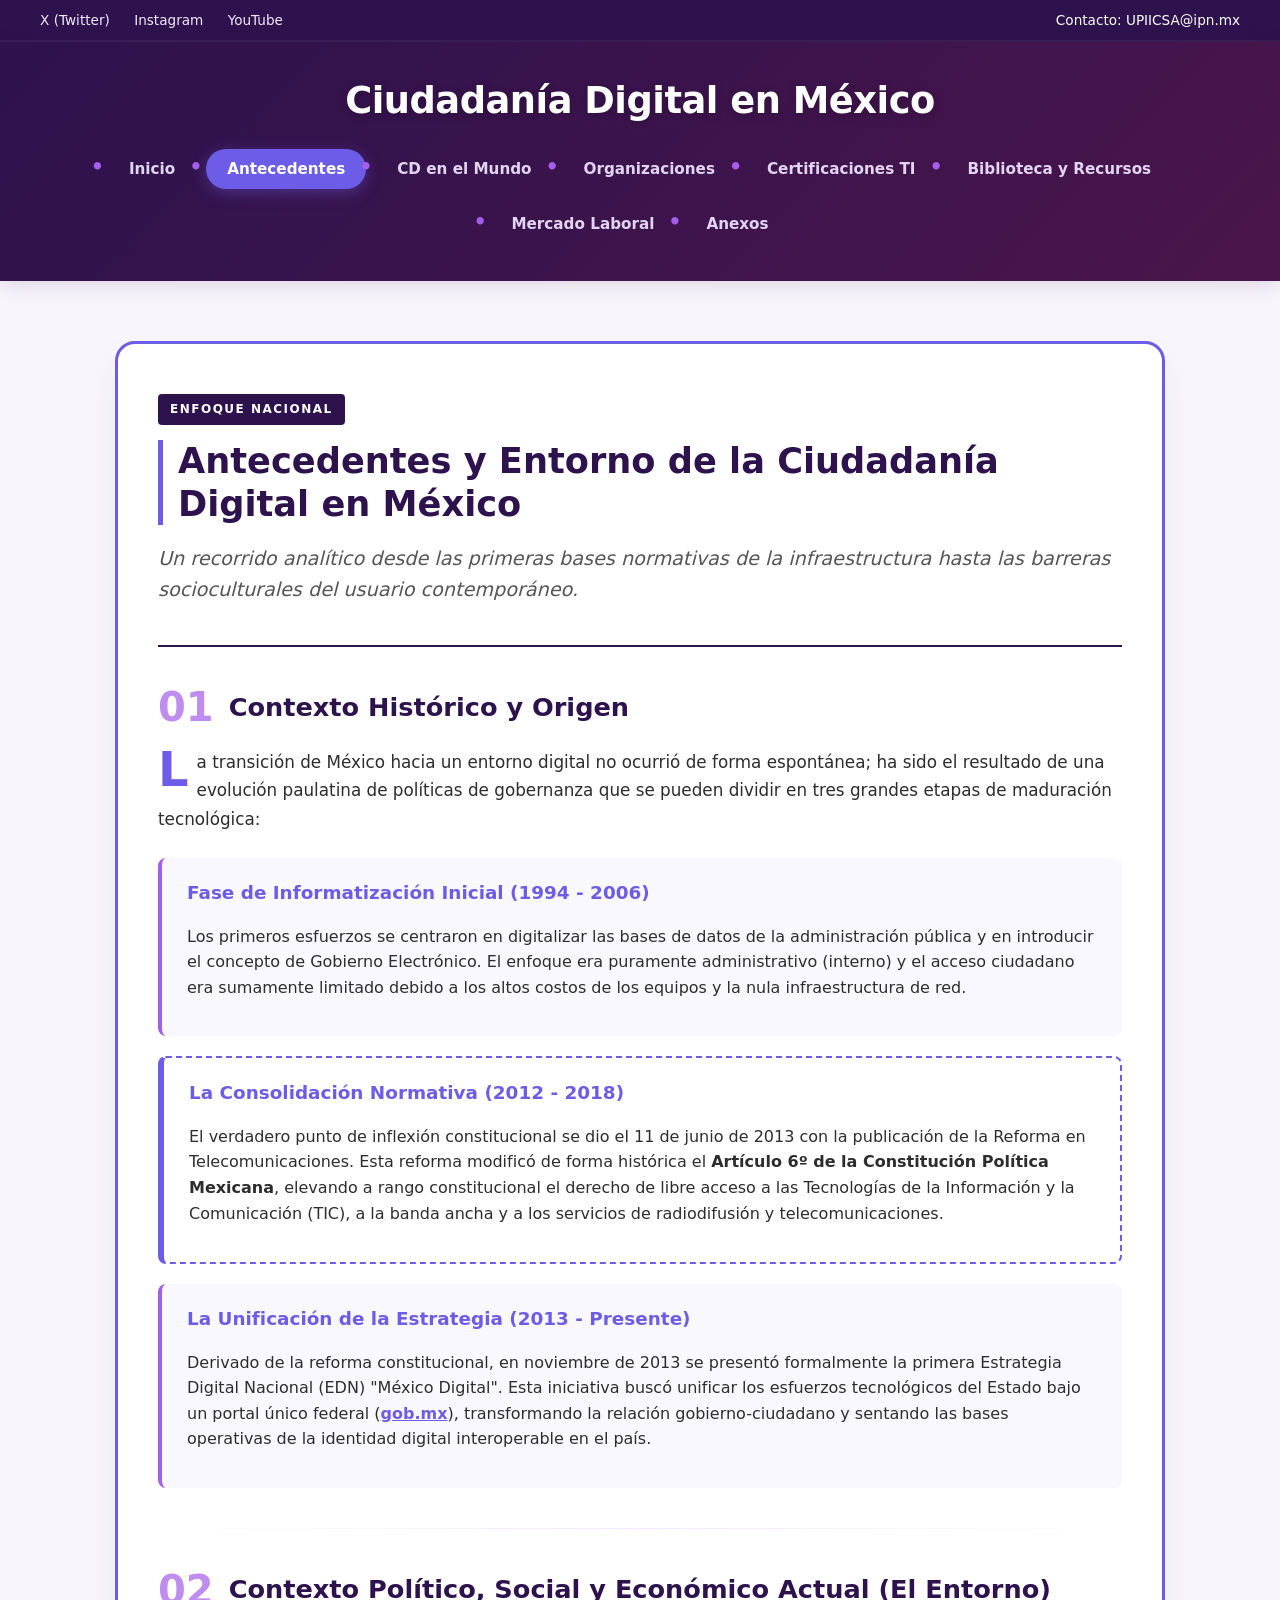
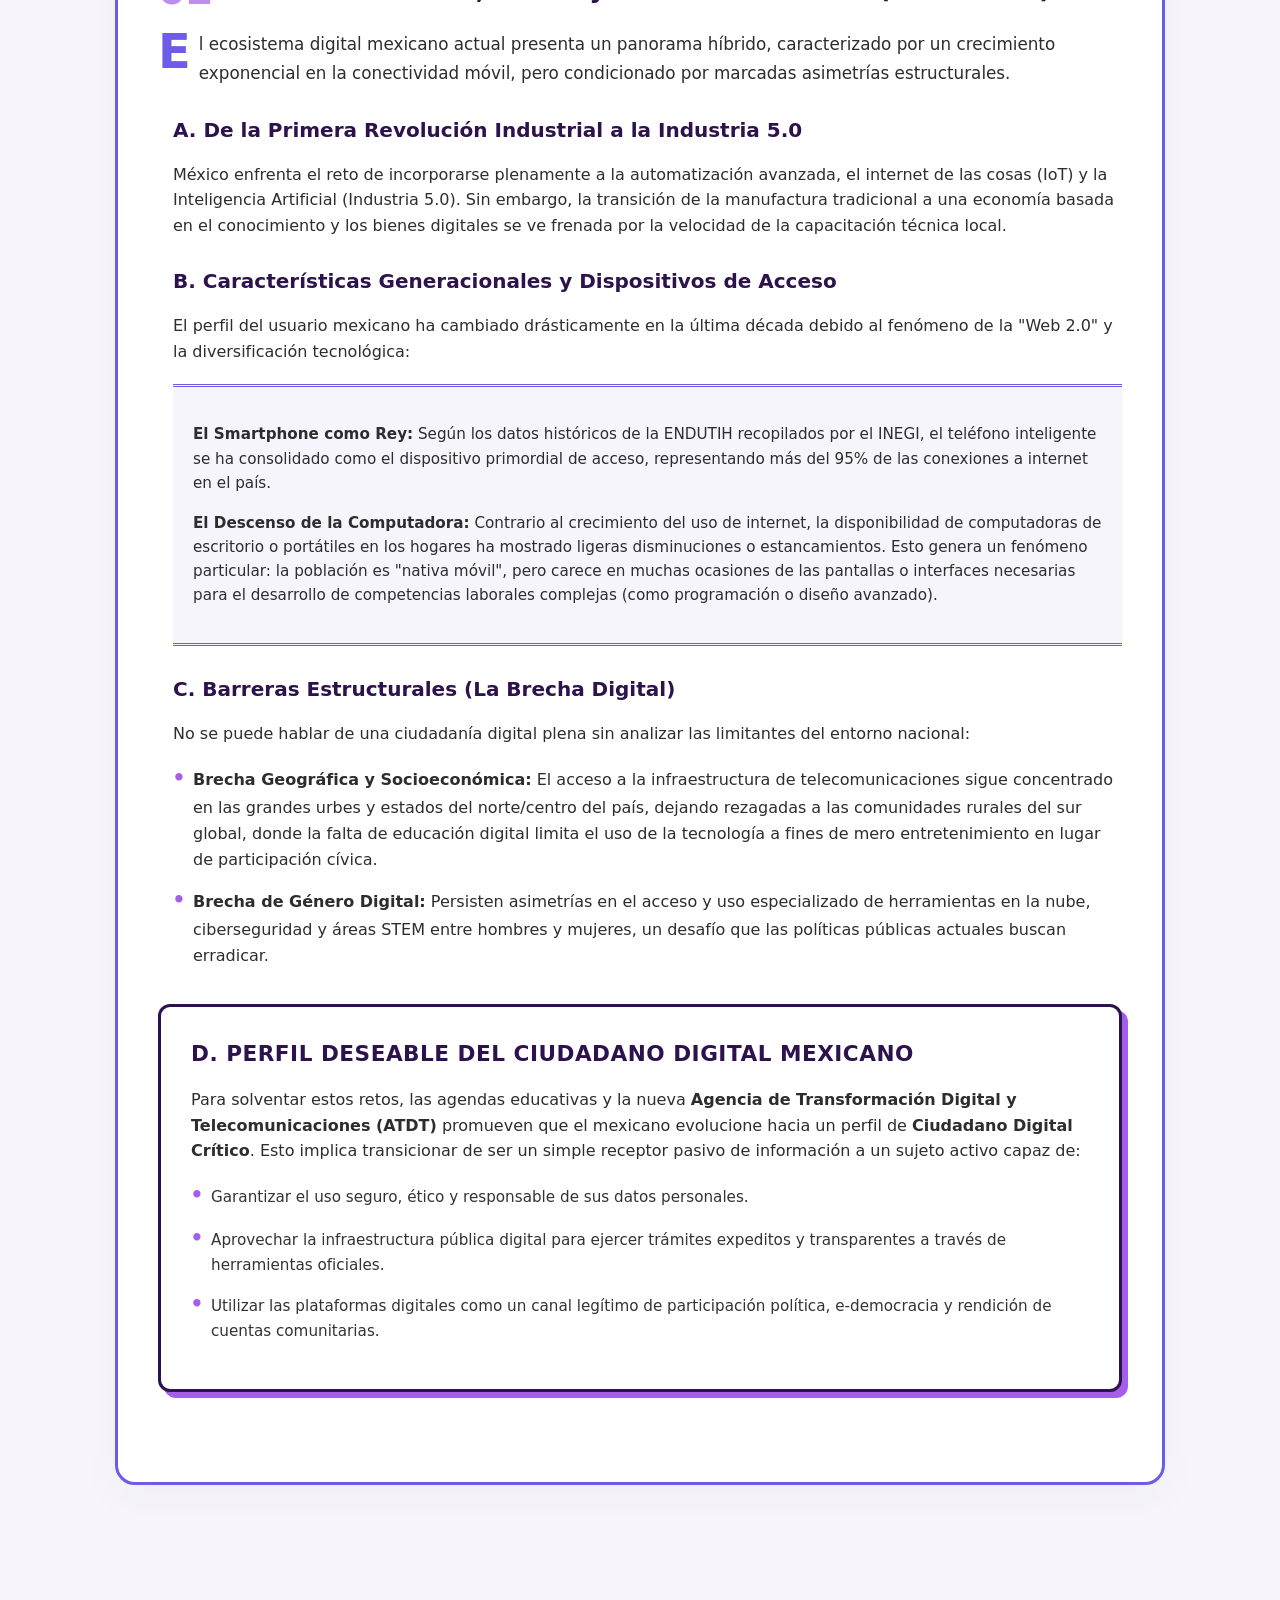
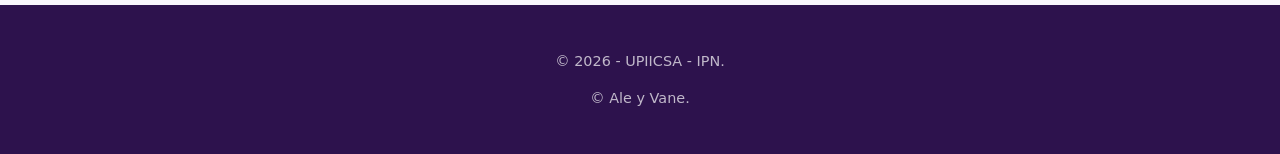
<file: antecedentes.html>
<!DOCTYPE html>
<html lang="es">
<head>
    <meta charset="UTF-8">
    <meta name="viewport" content="width=device-width, initial-scale=1.0">
    <title>Antecedentes y Entorno - Ciudadanía Digital</title>
    <link rel="stylesheet" href="style.css">
</head>
<body>

    <div class="top-bar">
        <div class="social-links">
            <a href="#" onclick="return false;">X (Twitter)</a>
            <a href="#" onclick="return false;">Instagram</a>
            <a href="#" onclick="return false;">YouTube</a>
        </div>
        <div class="contacto">Contacto: UPIICSA@ipn.mx</div>
    </div>

    <header>
        <h1>Ciudadanía Digital en México</h1>
        <nav>
            <ul>
                <li><a href="index.html">Inicio</a></li>
                <li><a href="antecedentes.html" class="active">Antecedentes</a></li>
                <li><a href="dimensiones.html">CD en el Mundo</a></li>
                <li><a href="organizaciones.html">Organizaciones</a></li>
                <li><a href="normativos.html">Certificaciones TI</a></li>
                <li><a href="biblioteca.html">Biblioteca y Recursos</a></li>
                <li><a href="laboral.html">Mercado Laboral</a></li>
                <li><a href="manual.html">Anexos</a></li>
            </ul>
        </nav>
    </header>

    <main>
        <!-- ==========================================
            SECCIÓN: ANTECEDENTES Y ENTORNO (ESTILO EDITORIAL / MAGAZINE)
            ========================================== -->
        <section class="magazine-section">
            <div class="magazine-header">
                <span class="magazine-badge">Enfoque Nacional</span>
                <h2>Antecedentes y Entorno de la Ciudadanía Digital en México</h2>
                <p class="magazine-lead">Un recorrido analítico desde las primeras bases normativas de la infraestructura hasta las barreras socioculturales del usuario contemporáneo.</p>
            </div>

            <!-- 1. CONTEXTO HISTÓRICO -->
            <article class="magazine-article">
                <div class="article-meta">
                    <span class="step-num">01</span>
                    <h3>Contexto Histórico y Origen</h3>
                </div>
                <p class="intro-text">La transición de México hacia un entorno digital no ocurrió de forma espontánea; ha sido el resultado de una evolución paulatina de políticas de gobernanza que se pueden dividir en tres grandes etapas de maduración tecnológica:</p>
                
                <div class="editorial-blocks">
                    <div class="block-item">
                        <h4>Fase de Informatización Inicial (1994 - 2006)</h4>
                        <p>Los primeros esfuerzos se centraron en digitalizar las bases de datos de la administración pública y en introducir el concepto de Gobierno Electrónico. El enfoque era puramente administrativo (interno) y el acceso ciudadano era sumamente limitado debido a los altos costos de los equipos y la nula infraestructura de red.</p>
                    </div>
                    
                    <div class="block-item highlight-border">
                        <h4>La Consolidación Normativa (2012 - 2018)</h4>
                        <p>El verdadero punto de inflexión constitucional se dio el 11 de junio de 2013 con la publicación de la Reforma en Telecomunicaciones. Esta reforma modificó de forma histórica el <strong>Artículo 6º de la Constitución Política Mexicana</strong>, elevando a rango constitucional el derecho de libre acceso a las Tecnologías de la Información y la Comunicación (TIC), a la banda ancha y a los servicios de radiodifusión y telecomunicaciones.</p>
                    </div>
                    
                    <div class="block-item">
                        <h4>La Unificación de la Estrategia (2013 - Presente)</h4>
                        <p>Derivado de la reforma constitucional, en noviembre de 2013 se presentó formalmente la primera Estrategia Digital Nacional (EDN) "México Digital". Esta iniciativa buscó unificar los esfuerzos tecnológicos del Estado bajo un portal único federal (<a href="https://www.gob.mx" target="_blank" class="editorial-link">gob.mx</a>), transformando la relación gobierno-ciudadano y sentando las bases operativas de la identidad digital interoperable en el país.</p>
                    </div>
                </div>
            </article>

            <hr class="magazine-divider">

            <!-- 2. CONTEXTO POLÍTICO, SOCIAL Y ECONÓMICO -->
            <article class="magazine-article">
                <div class="article-meta">
                    <span class="step-num">02</span>
                    <h3>Contexto Político, Social y Económico Actual (El Entorno)</h3>
                </div>
                <p class="intro-text">El ecosistema digital mexicano actual presenta un panorama híbrido, caracterizado por un crecimiento exponencial en la conectividad móvil, pero condicionado por marcadas asimetrías estructurales.</p>

                <!-- Subsección A -->
                <div class="sub-article">
                    <h4>A. De la Primera Revolución Industrial a la Industria 5.0</h4>
                    <p>México enfrenta el reto de incorporarse plenamente a la automatización avanzada, el internet de las cosas (IoT) y la Inteligencia Artificial (Industria 5.0). Sin embargo, la transición de la manufactura tradicional a una economía basada en el conocimiento y los bienes digitales se ve frenada por la velocidad de la capacitación técnica local.</p>
                </div>

                <!-- Subsección B -->
                <div class="sub-article">
                    <h4>B. Características Generacionales y Dispositivos de Acceso</h4>
                    <p>El perfil del usuario mexicano ha cambiado drásticamente en la última década debido al fenómeno de la "Web 2.0" y la diversificación tecnológica:</p>
                    <div class="editorial-quote-box">
                        <p><strong>El Smartphone como Rey:</strong> Según los datos históricos de la ENDUTIH recopilados por el INEGI, el teléfono inteligente se ha consolidado como el dispositivo primordial de acceso, representando más del 95% de las conexiones a internet en el país.</p>
                        <p class="mt-2"><strong>El Descenso de la Computadora:</strong> Contrario al crecimiento del uso de internet, la disponibilidad de computadoras de escritorio o portátiles en los hogares ha mostrado ligeras disminuciones o estancamientos. Esto genera un fenómeno particular: la población es "nativa móvil", pero carece en muchas ocasiones de las pantallas o interfaces necesarias para el desarrollo de competencias laborales complejas (como programación o diseño avanzado).</p>
                    </div>
                </div>

                <!-- Subsección C -->
                <div class="sub-article">
                    <h4>C. Barreras Estructurales (La Brecha Digital)</h4>
                    <p>No se puede hablar de una ciudadanía digital plena sin analizar las limitantes del entorno nacional:</p>
                    <ul>
                        <li><strong>Brecha Geográfica y Socioeconómica:</strong> El acceso a la infraestructura de telecomunicaciones sigue concentrado en las grandes urbes y estados del norte/centro del país, dejando rezagadas a las comunidades rurales del sur global, donde la falta de educación digital limita el uso de la tecnología a fines de mero entretenimiento en lugar de participación cívica.</li>
                        <li><strong>Brecha de Género Digital:</strong> Persisten asimetrías en el acceso y uso especializado de herramientas en la nube, ciberseguridad y áreas STEM entre hombres y mujeres, un desafío que las políticas públicas actuales buscan erradicar.</li>
                    </ul>
                </div>

                <!-- Subsección D: Perfil Deseable (Tarjeta de Enfoque Final) -->
                <div class="profile-callout">
                    <h4>D. Perfil Deseable del Ciudadano Digital Mexicano</h4>
                    <p>Para solventar estos retos, las agendas educativas y la nueva <strong>Agencia de Transformación Digital y Telecomunicaciones (ATDT)</strong> promueven que el mexicano evolucione hacia un perfil de <strong>Ciudadano Digital Crítico</strong>. Esto implica transicionar de ser un simple receptor pasivo de información a un sujeto activo capaz de:</p>
                    <ol class="editorial-list">
                        <li>Garantizar el uso seguro, ético y responsable de sus datos personales.</li>
                        <li>Aprovechar la infraestructura pública digital para ejercer trámites expeditos y transparentes a través de herramientas oficiales.</li>
                        <li>Utilizar las plataformas digitales como un canal legítimo de participación política, e-democracia y rendición de cuentas comunitarias.</li>
                    </ol>
                </div>
            </article>
        </section>
    </main>

    <footer>
        <p>&copy; 2026 - UPIICSA - IPN.</p>
        <p>&copy; Ale y Vane.</p>
    </footer>

</body>
</html>
</file>
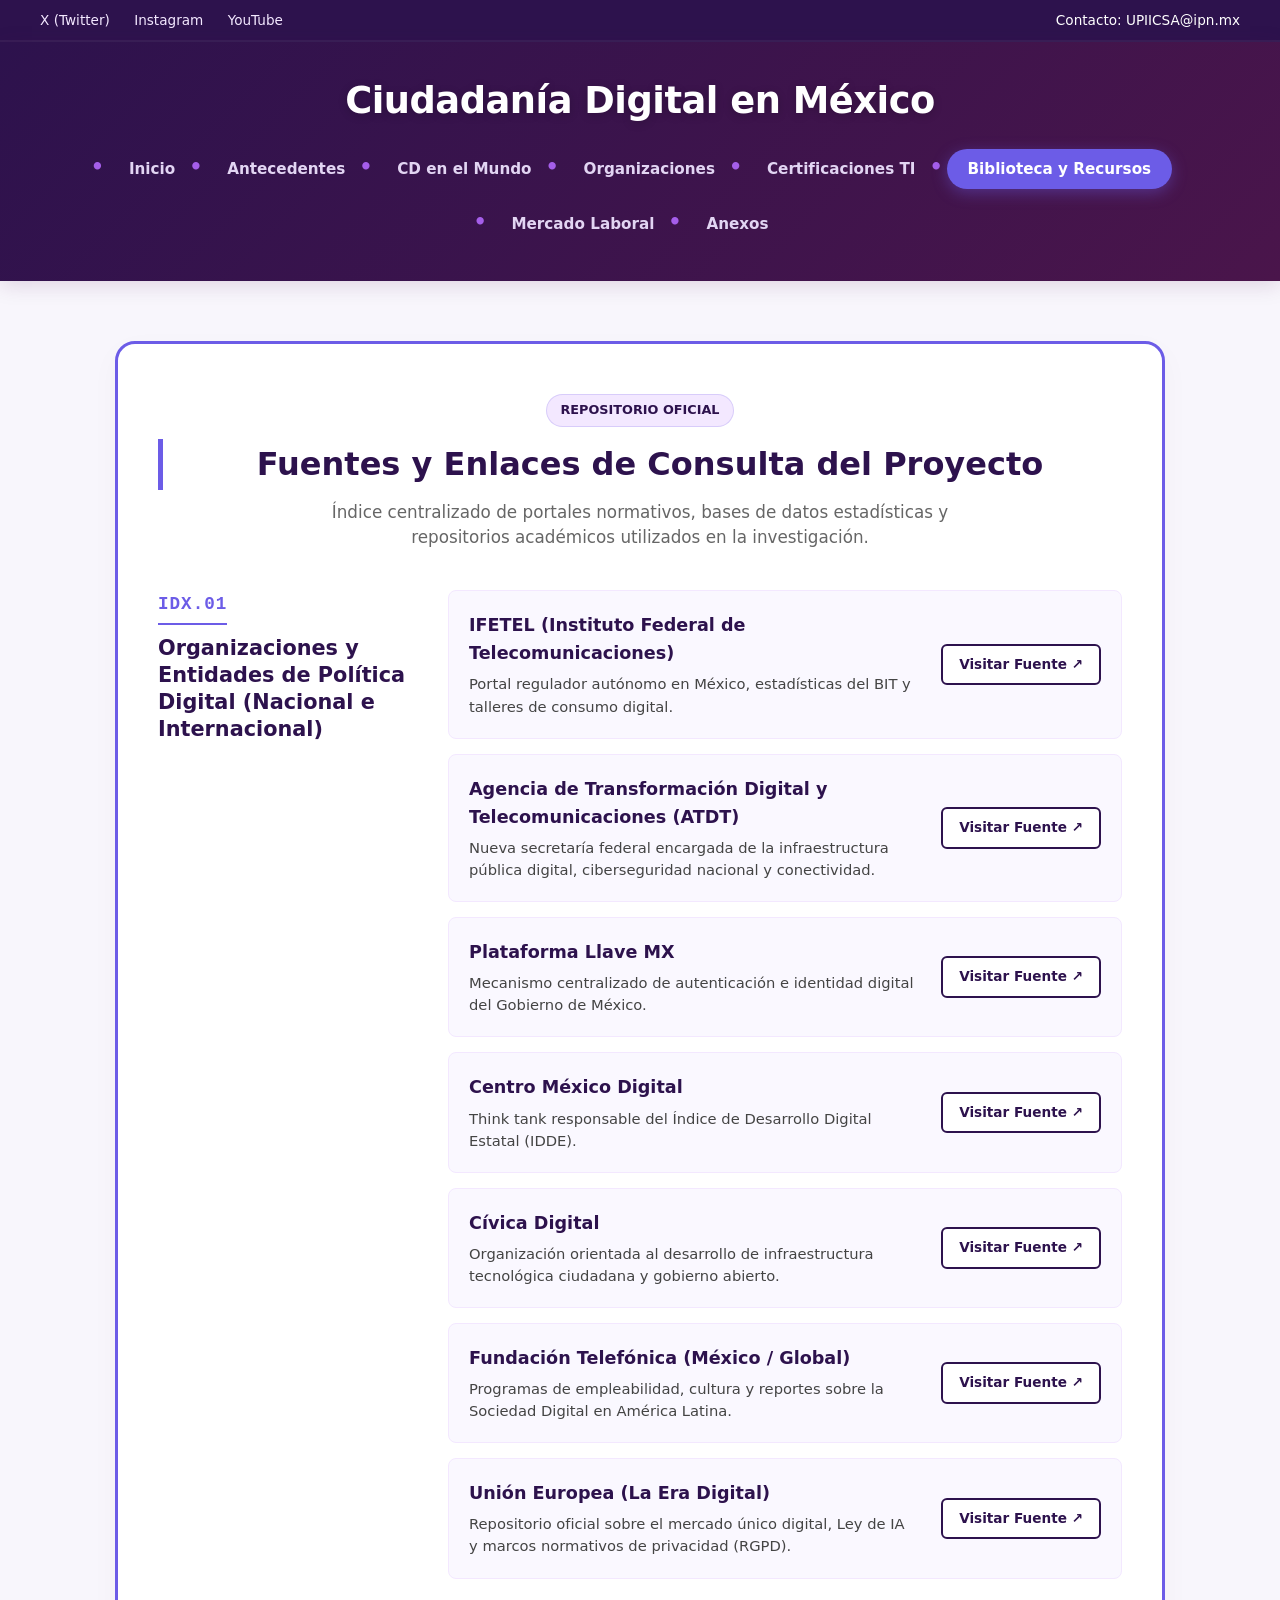
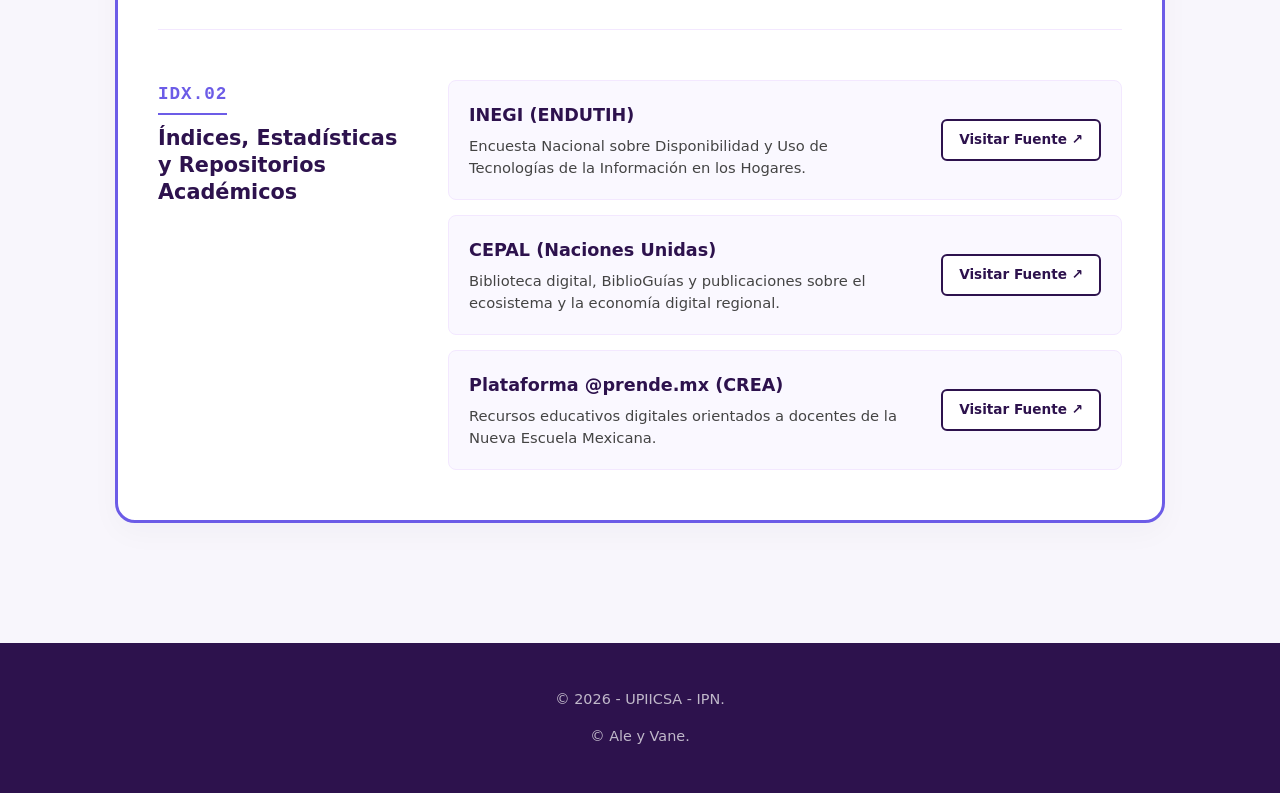
<file: biblioteca.html>
<!DOCTYPE html>
<html lang="es">
<head>
    <meta charset="UTF-8">
    <meta name="viewport" content="width=device-width, initial-scale=1.0">
    <title>Biblioteca, Recursos y Países - Ciudadanía Digital</title>
    <link rel="stylesheet" href="style.css">
</head>
<body>

    <div class="top-bar">
        <div class="social-links">
            <a href="#" onclick="return false;">X (Twitter)</a>
            <a href="#" onclick="return false;">Instagram</a>
            <a href="#" onclick="return false;">YouTube</a>
        </div>
        <div class="contacto">Contacto: UPIICSA@ipn.mx</div>
    </div>

    <header>
        <h1>Ciudadanía Digital en México</h1>
        <nav>
            <ul>
                <li><a href="index.html">Inicio</a></li>
                <li><a href="antecedentes.html">Antecedentes</a></li>
                <li><a href="dimensiones.html">CD en el Mundo</a></li>
                <li><a href="organizaciones.html">Organizaciones</a></li>
                <li><a href="normativos.html">Certificaciones TI</a></li>
                <li><a href="biblioteca.html" class="active">Biblioteca y Recursos</a></li>
                <li><a href="laboral.html">Mercado Laboral</a></li>
                <li><a href="manual.html">Anexos</a></li>
            </ul>
        </nav>
    </header>

    <main>
        <!-- ==========================================
     SECCIÓN: HUB DE FUENTES Y RECURSOS (ESTILO DIRECTORIO INDEXADO)
     ========================================== -->
        <section class="hub-section">
            <div class="hub-header">
                <span class="hub-tag">Repositorio Oficial</span>
                <h2>Fuentes y Enlaces de Consulta del Proyecto</h2>
                <p class="hub-lead">Índice centralizado de portales normativos, bases de datos estadísticas y repositorios académicos utilizados en la investigación.</p>
            </div>

            <div class="hub-container">
                
                <!-- CATEGORÍA 1 -->
                <div class="hub-category">
                    <div class="category-sidebar">
                        <span class="category-index">IDX.01</span>
                        <h3>Organizaciones y Entidades de Política Digital (Nacional e Internacional)</h3>
                    </div>
                    
                    <div class="category-content">
                        <!-- Recurso 1 -->
                        <div class="resource-card">
                            <div class="resource-info">
                                <h4>IFETEL (Instituto Federal de Telecomunicaciones)</h4>
                                <p>Portal regulador autónomo en México, estadísticas del BIT y talleres de consumo digital.</p>
                            </div>
                            <a href="https://www.ift.org.mx" target="_blank" class="resource-action-btn">Visitar Fuente ↗</a>
                        </div>

                        <!-- Recurso 2 -->
                        <div class="resource-card">
                            <div class="resource-info">
                                <h4>Agencia de Transformación Digital y Telecomunicaciones (ATDT)</h4>
                                <p>Nueva secretaría federal encargada de la infraestructura pública digital, ciberseguridad nacional y conectividad.</p>
                            </div>
                            <a href="https://www.gob.mx/atdt/" target="_blank" class="resource-action-btn">Visitar Fuente ↗</a>
                        </div>

                        <!-- Recurso 3 -->
                        <div class="resource-card">
                            <div class="resource-info">
                                <h4>Plataforma Llave MX</h4>
                                <p>Mecanismo centralizado de autenticación e identidad digital del Gobierno de México.</p>
                            </div>
                            <a href="https://www.llave.gob.mx" target="_blank" class="resource-action-btn">Visitar Fuente ↗</a>
                        </div>

                        <!-- Recurso 4 -->
                        <div class="resource-card">
                            <div class="resource-info">
                                <h4>Centro México Digital</h4>
                                <p>Think tank responsable del Índice de Desarrollo Digital Estatal (IDDE).</p>
                            </div>
                            <a href="https://centromexicodigital.org" target="_blank" class="resource-action-btn">Visitar Fuente ↗</a>
                        </div>

                        <!-- Recurso 5 -->
                        <div class="resource-card">
                            <div class="resource-info">
                                <h4>Cívica Digital</h4>
                                <p>Organización orientada al desarrollo de infraestructura tecnológica ciudadana y gobierno abierto.</p>
                            </div>
                            <a href="https://civica.digital" target="_blank" class="resource-action-btn">Visitar Fuente ↗</a>
                        </div>

                        <!-- Recurso 6 -->
                        <div class="resource-card">
                            <div class="resource-info">
                                <h4>Fundación Telefónica (México / Global)</h4>
                                <p>Programas de empleabilidad, cultura y reportes sobre la Sociedad Digital en América Latina.</p>
                            </div>
                            <a href="https://www.fundaciontelefonica.com.mx" target="_blank" class="resource-action-btn">Visitar Fuente ↗</a>
                        </div>

                        <!-- Recurso 7 -->
                        <div class="resource-card">
                            <div class="resource-info">
                                <h4>Unión Europea (La Era Digital)</h4>
                                <p>Repositorio oficial sobre el mercado único digital, Ley de IA y marcos normativos de privacidad (RGPD).</p>
                            </div>
                            <a href="https://commission.europa.eu/strategy-and-policy/priorities-2019-2024/europe-fit-digital-age_es" target="_blank" class="resource-action-btn">Visitar Fuente ↗</a>
                        </div>
                    </div>
                </div>

                <hr class="hub-divider">

                <!-- CATEGORÍA 2 -->
                <div class="hub-category">
                    <div class="category-sidebar">
                        <span class="category-index">IDX.02</span>
                        <h3>Índices, Estadísticas y Repositorios Académicos</h3>
                    </div>
                    
                    <div class="category-content">
                        <!-- Recurso 1 -->
                        <div class="resource-card">
                            <div class="resource-info">
                                <h4>INEGI (ENDUTIH)</h4>
                                <p>Encuesta Nacional sobre Disponibilidad y Uso de Tecnologías de la Información en los Hogares.</p>
                            </div>
                            <a href="https://www.inegi.org.mx" target="_blank" class="resource-action-btn">Visitar Fuente ↗</a>
                        </div>

                        <!-- Recurso 2 -->
                        <div class="resource-card">
                            <div class="resource-info">
                                <h4>CEPAL (Naciones Unidas)</h4>
                                <p>Biblioteca digital, BiblioGuías y publicaciones sobre el ecosistema y la economía digital regional.</p>
                            </div>
                            <a href="https://www.cepal.org" target="_blank" class="resource-action-btn">Visitar Fuente ↗</a>
                        </div>

                        <!-- Recurso 3 -->
                        <div class="resource-card">
                            <div class="resource-info">
                                <h4>Plataforma @prende.mx (CREA)</h4>
                                <p>Recursos educativos digitales orientados a docentes de la Nueva Escuela Mexicana.</p>
                            </div>
                            <a href="https://www.gob.mx/aprendemx" target="_blank" class="resource-action-btn">Visitar Fuente ↗</a>
                        </div>
                    </div>
                </div>

            </div>
        </section>
    </main>

    <footer>
        <p>&copy; 2026 - UPIICSA - IPN.</p>
        <p>&copy; Ale y Vane.</p>
    </footer>

</body>
</html>
</file>
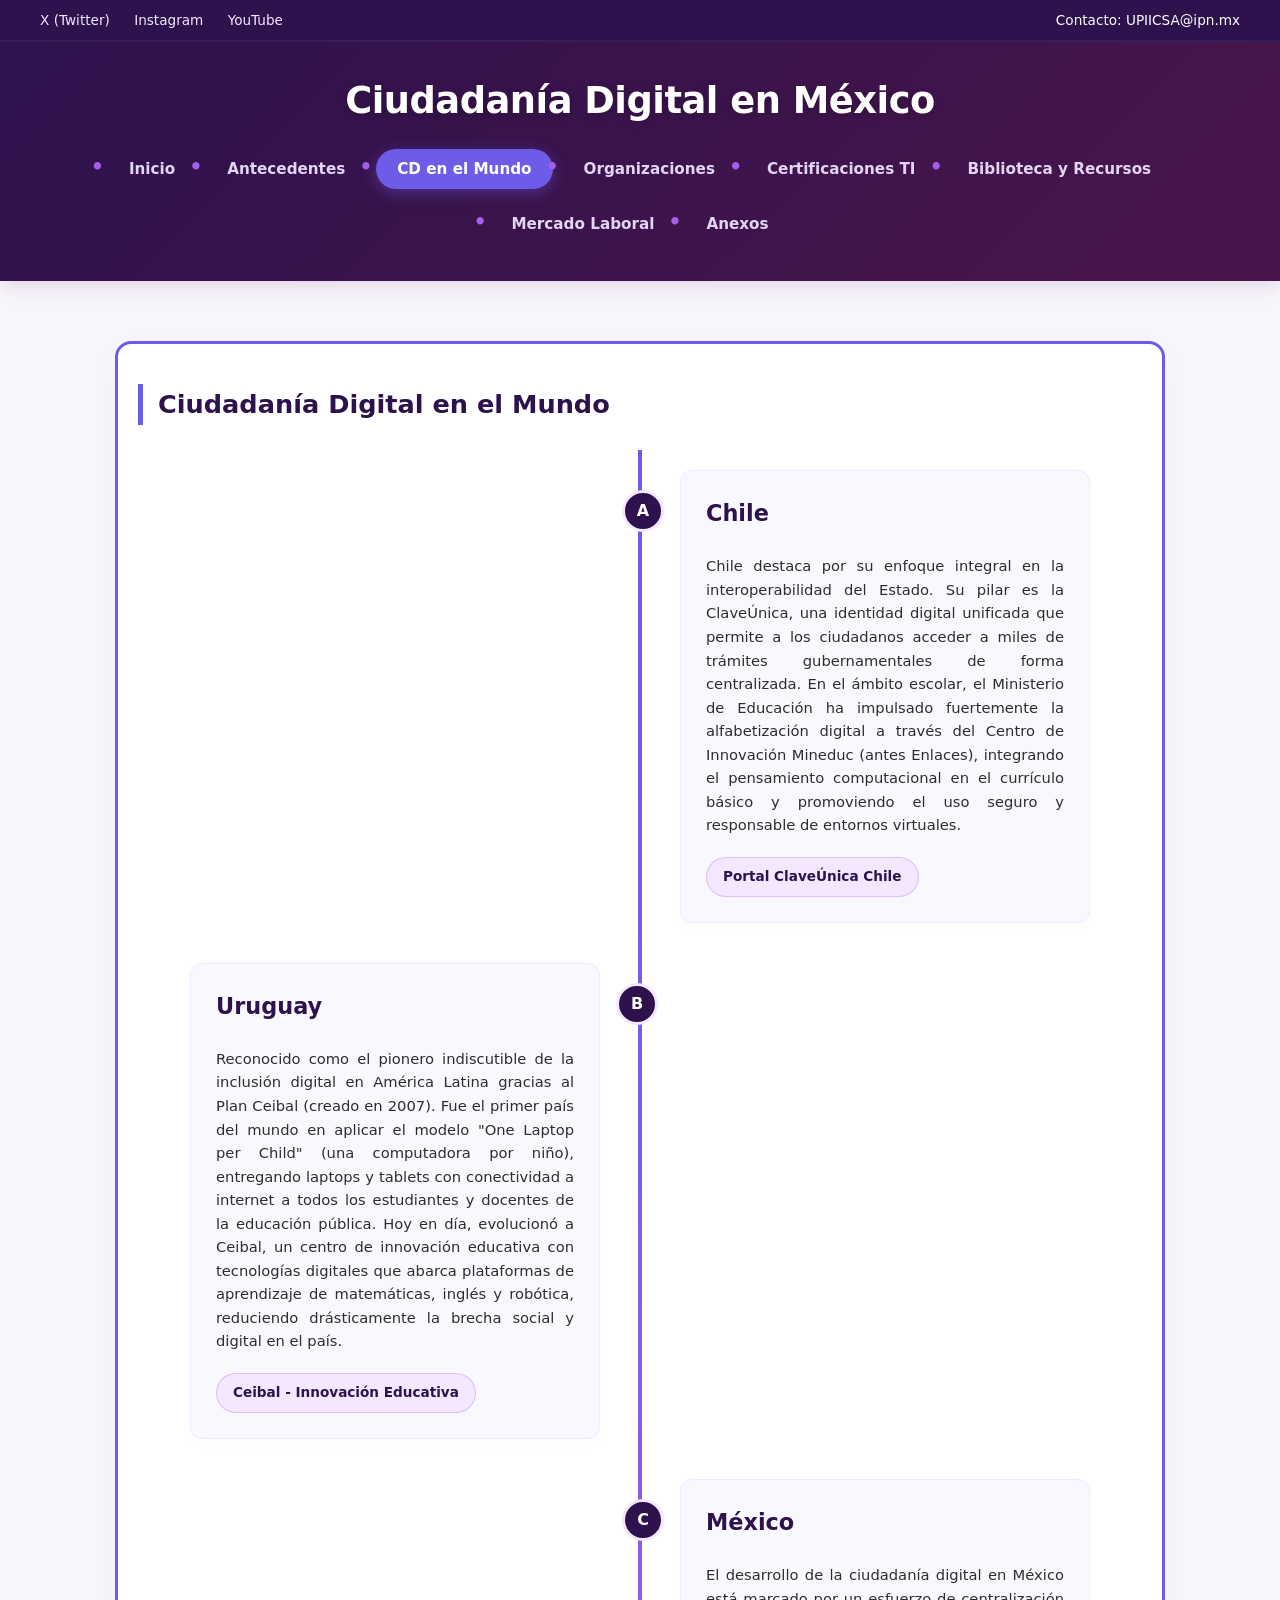
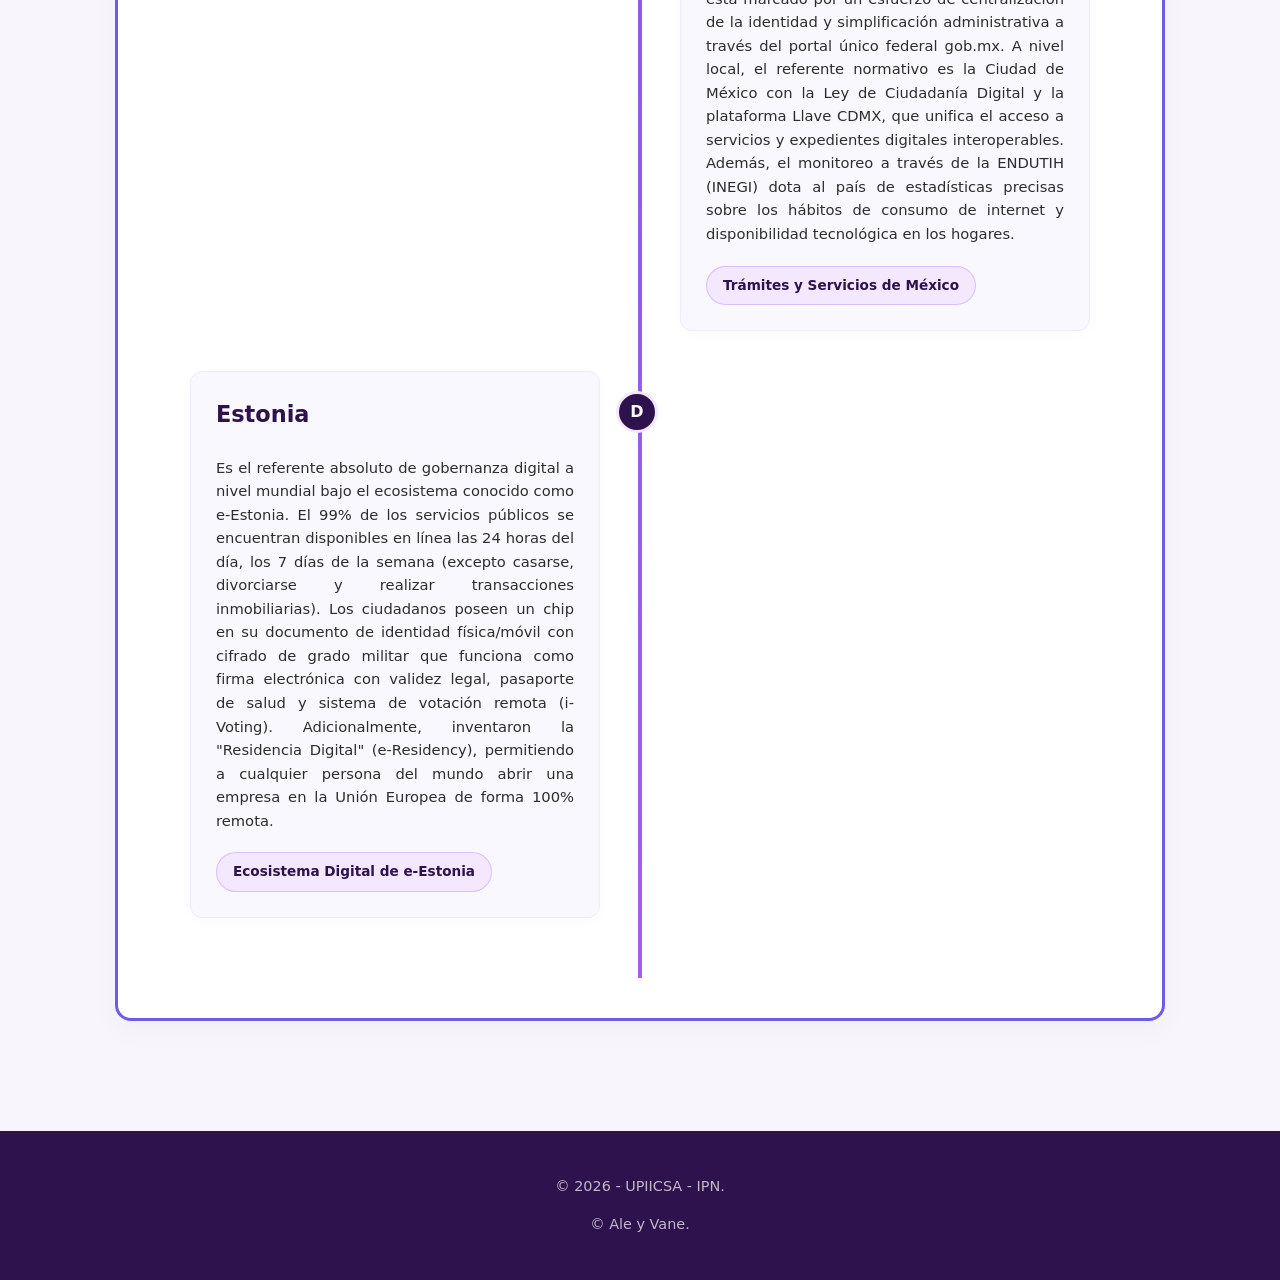
<file: dimensiones.html>
<!DOCTYPE html>
<html lang="es">
<head>
    <meta charset="UTF-8">
    <meta name="viewport" content="width=device-width, initial-scale=1.0">
    <title>Dimensiones y Tendencias - Ciudadanía Digital</title>
    <link rel="stylesheet" href="style.css">
</head>
<body>

    <div class="top-bar">
        <div class="social-links">
            <a href="#" onclick="return false;">X (Twitter)</a>
            <a href="#" onclick="return false;">Instagram</a>
            <a href="#" onclick="return false;">YouTube</a>
        </div>
        <div class="contacto">Contacto: UPIICSA@ipn.mx</div>
    </div>

    <header>
        <h1>Ciudadanía Digital en México</h1>
        <nav>
            <ul>
                <li><a href="index.html">Inicio</a></li>
                <li><a href="antecedentes.html">Antecedentes</a></li>
                <li><a href="dimensiones.html" class="active">CD en el Mundo</a></li>
                <li><a href="organizaciones.html">Organizaciones</a></li>
                <li><a href="normativos.html">Certificaciones TI</a></li>
                <li><a href="biblioteca.html">Biblioteca y Recursos</a></li>
                <li><a href="laboral.html">Mercado Laboral</a></li>
                <li><a href="manual.html">Anexos</a></li>
            </ul>
        </nav>
    </header>

    <main>
        <!-- ==========================================
         SECCIÓN: CIUDADANÍA DIGITAL EN EL MUNDO (ESTILO LÍNEA DE TIEMPO)
         ========================================== -->
        <section class="timeline-section">
            <h2>Ciudadanía Digital en el Mundo</h2>

            <div class="timeline-container">
                <!-- Eje vertical decorativo en CSS -->
                <div class="timeline-line"></div>

                <!-- País A: Chile -->
                <div class="timeline-item">
                    <div class="timeline-badge">A</div>
                    <div class="timeline-content">
                        <h3>Chile</h3>
                        <p>Chile destaca por su enfoque integral en la interoperabilidad del Estado. Su pilar es la ClaveÚnica, una identidad digital unificada que permite a los ciudadanos acceder a miles de trámites gubernamentales de forma centralizada. En el ámbito escolar, el Ministerio de Educación ha impulsado fuertemente la alfabetización digital a través del Centro de Innovación Mineduc (antes Enlaces), integrando el pensamiento computacional en el currículo básico y promoviendo el uso seguro y responsable de entornos virtuales.</p>
                        <div class="timeline-footer">
                            <a href="https://claveunica.gob.cl" target="_blank" class="tag-link">Portal ClaveÚnica Chile</a>
                        </div>
                    </div>
                </div>

                <!-- País B: Uruguay -->
                <div class="timeline-item">
                    <div class="timeline-badge">B</div>
                    <div class="timeline-content">
                        <h3>Uruguay</h3>
                        <p> Reconocido como el pionero indiscutible de la inclusión digital en América Latina gracias al Plan Ceibal (creado en 2007). Fue el primer país del mundo en aplicar el modelo "One Laptop per Child" (una computadora por niño), entregando laptops y tablets con conectividad a internet a todos los estudiantes y docentes de la educación pública. Hoy en día, evolucionó a Ceibal, un centro de innovación educativa con tecnologías digitales que abarca plataformas de aprendizaje de matemáticas, inglés y robótica, reduciendo drásticamente la brecha social y digital en el país.</p>
                        <div class="timeline-footer">
                            <a href="https://www.ceibal.edu.uy" target="_blank" class="tag-link">Ceibal - Innovación Educativa</a>
                        </div>
                    </div>
                </div>

                <!-- País C: México -->
                <div class="timeline-item">
                    <div class="timeline-badge">C</div>
                    <div class="timeline-content">
                        <h3>México</h3>
                        <p>El desarrollo de la ciudadanía digital en México está marcado por un esfuerzo de centralización de la identidad y simplificación administrativa a través del portal único federal gob.mx. A nivel local, el referente normativo es la Ciudad de México con la Ley de Ciudadanía Digital y la plataforma Llave CDMX, que unifica el acceso a servicios y expedientes digitales interoperables. Además, el monitoreo a través de la ENDUTIH (INEGI) dota al país de estadísticas precisas sobre los hábitos de consumo de internet y disponibilidad tecnológica en los hogares.</p>
                        <div class="timeline-footer">
                            <a href="https://www.gob.mx" target="_blank" class="tag-link">Trámites y Servicios de México</a>
                        </div>
                    </div>
                </div>

                <!-- País D: Estonia -->
                <div class="timeline-item">
                    <div class="timeline-badge">D</div>
                    <div class="timeline-content">
                        <h3>Estonia</h3>
                        <p>Es el referente absoluto de gobernanza digital a nivel mundial bajo el ecosistema conocido como e-Estonia. El 99% de los servicios públicos se encuentran disponibles en línea las 24 horas del día, los 7 días de la semana (excepto casarse, divorciarse y realizar transacciones inmobiliarias). Los ciudadanos poseen un chip en su documento de identidad física/móvil con cifrado de grado militar que funciona como firma electrónica con validez legal, pasaporte de salud y sistema de votación remota (i-Voting). Adicionalmente, inventaron la "Residencia Digital" (e-Residency), permitiendo a cualquier persona del mundo abrir una empresa en la Unión Europea de forma 100% remota.</p>
                        <div class="timeline-footer">
                            <a href="https://e-estonia.com" target="_blank" class="tag-link">Ecosistema Digital de e-Estonia</a>
                        </div>
                    </div>
                </div>
            </div>
        </section>
    </main>

    <footer>
        <p>&copy; 2026 - UPIICSA - IPN.</p>
        <p>&copy; Ale y Vane.</p>
    </footer>

</body>
</html>
</file>
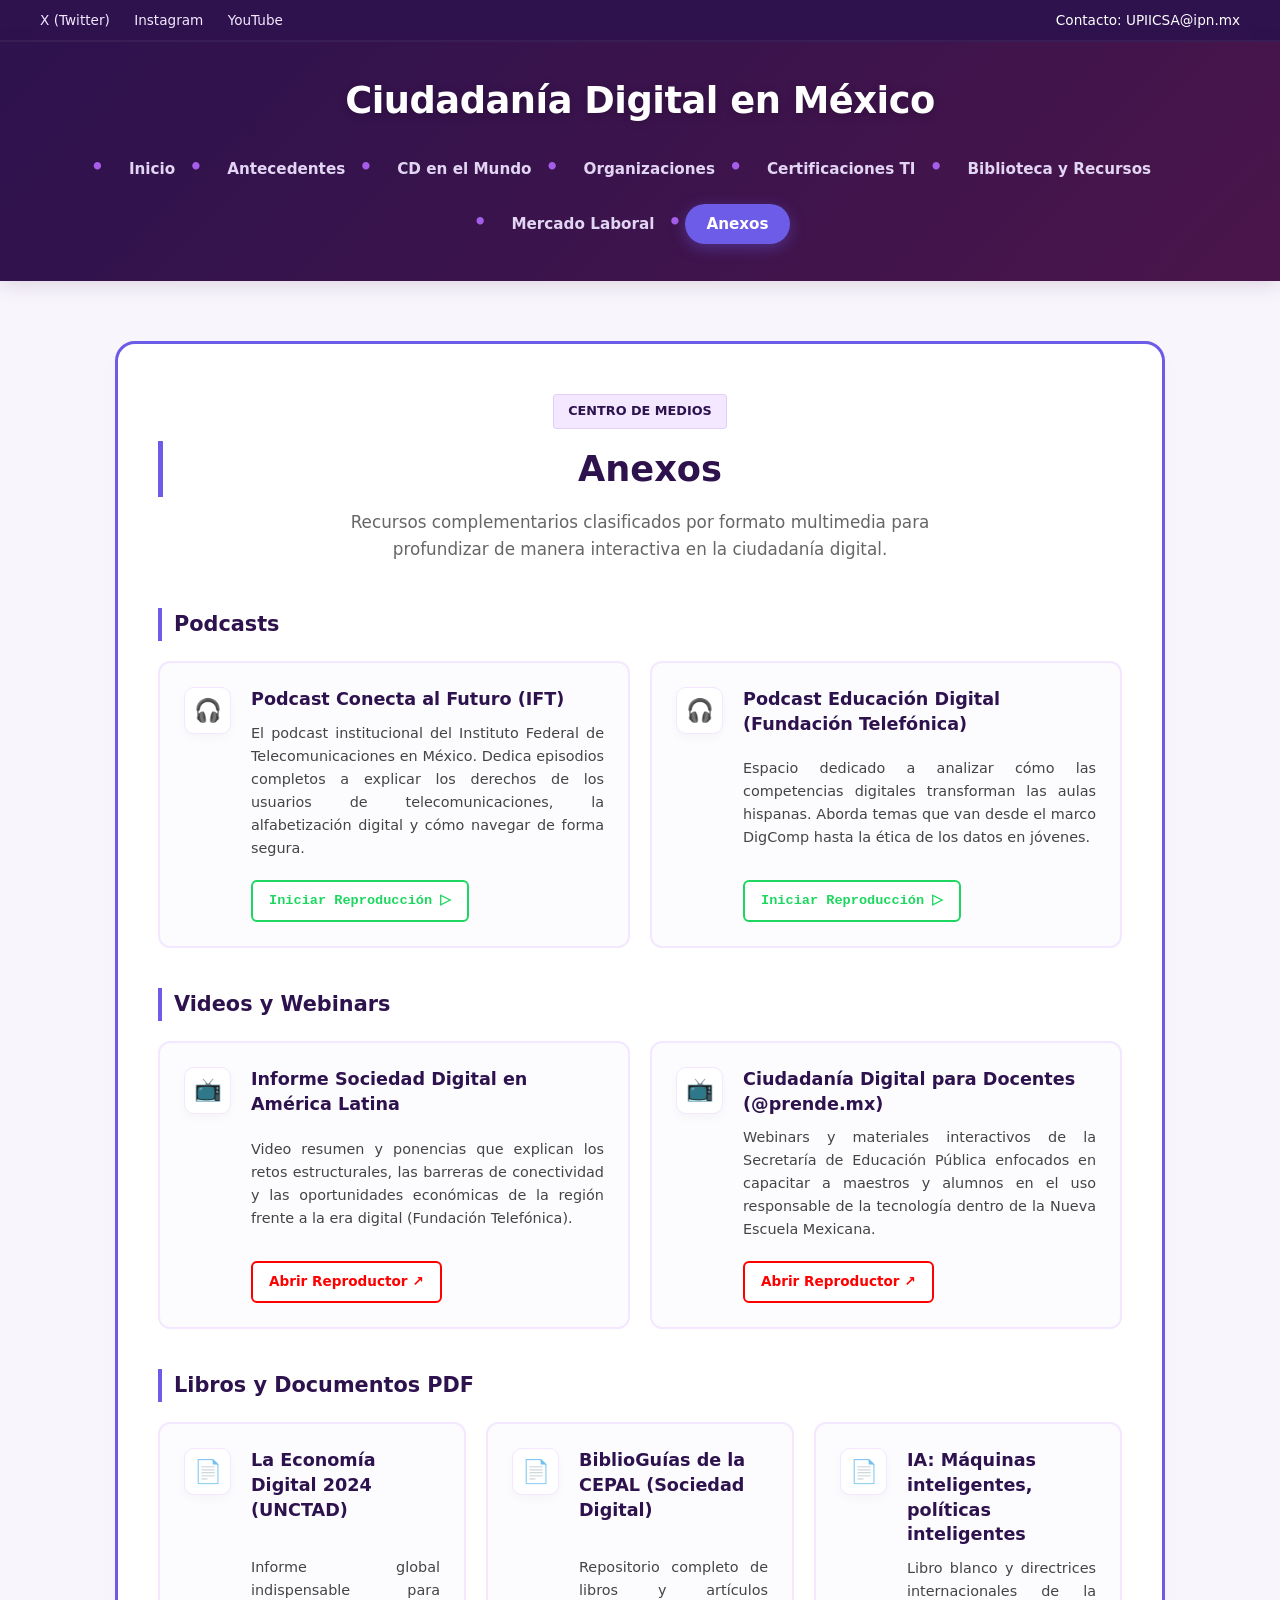
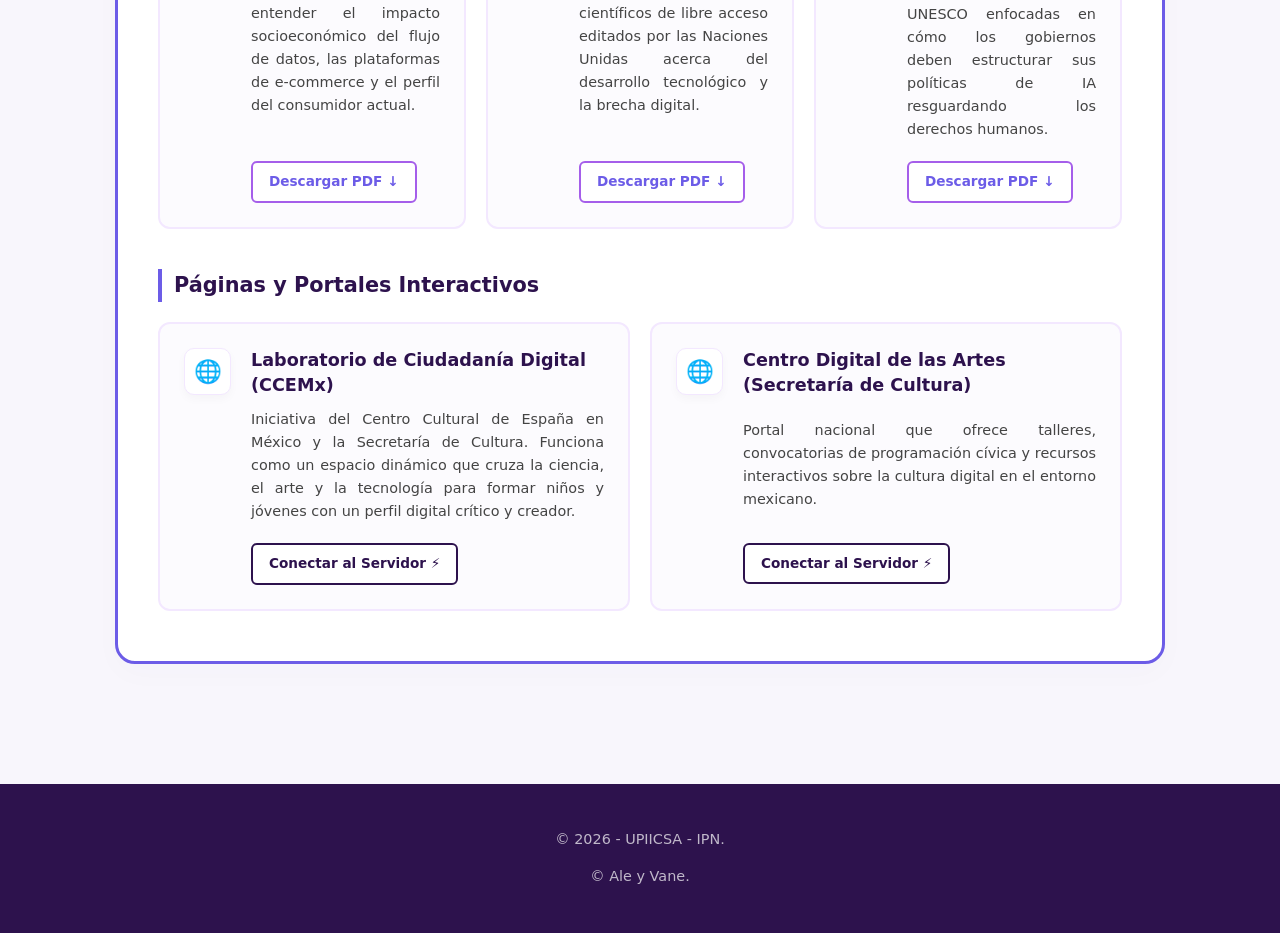
<file: manual.html>
<!DOCTYPE html>
<html lang="es">
<head>
    <meta charset="UTF-8">
    <meta name="viewport" content="width=device-width, initial-scale=1.0">
    <title>Manual de Usuario - Ciudadanía Digital</title>
    <link rel="stylesheet" href="style.css">
</head>
<body>

    <div class="top-bar">
        <div class="social-links">
            <a href="#" onclick="return false;">X (Twitter)</a>
            <a href="#" onclick="return false;">Instagram</a>
            <a href="#" onclick="return false;">YouTube</a>
        </div>
        <div class="contacto">Contacto: UPIICSA@ipn.mx</div>
    </div>

    <header>
        <h1>Ciudadanía Digital en México</h1>
        <nav>
            <ul>
                <li><a href="index.html">Inicio</a></li>
                <li><a href="antecedentes.html">Antecedentes</a></li>
                <li><a href="dimensiones.html">CD en el Mundo</a></li>
                <li><a href="organizaciones.html">Organizaciones</a></li>
                <li><a href="normativos.html">Certificaciones TI</a></li>
                <li><a href="biblioteca.html">Biblioteca y Recursos</a></li>
                <li><a href="laboral.html">Mercado Laboral</a></li>
                <li><a href="manual.html" class="active">Anexos</a></li>
            </ul>
        </nav>
    </header>

    <main>
                <section class="anexos-section">
            <div class="anexos-header">
                <span class="anexos-badge">Centro de Medios</span>
                <h2>Anexos</h2>
                <p class="anexos-lead">Recursos complementarios clasificados por formato multimedia para profundizar de manera interactiva en la ciudadanía digital.</p>
            </div>

            <div class="media-container">
                
                <div class="media-group">
                    <h3>Podcasts</h3>
                    <div class="media-row">
                        
                        <div class="media-card audio-card">
                            <div class="card-icon-wrapper">🎧</div>
                            <div class="card-body-content">
                                <h4>Podcast Conecta al Futuro (IFT)</h4>
                                <p>El podcast institucional del Instituto Federal de Telecomunicaciones en México. Dedica episodios completos a explicar los derechos de los usuarios de telecomunicaciones, la alfabetización digital y cómo navegar de forma segura.</p>
                                <a href="https://open.spotify.com" target="_blank" class="media-btn-action font-mono">Iniciar Reproducción ▷</a>
                            </div>
                        </div>

                        <div class="media-card audio-card">
                            <div class="card-icon-wrapper">🎧</div>
                            <div class="card-body-content">
                                <h4>Podcast Educación Digital (Fundación Telefónica)</h4>
                                <p>Espacio dedicado a analizar cómo las competencias digitales transforman las aulas hispanas. Aborda temas que van desde el marco DigComp hasta la ética de los datos en jóvenes.</p>
                                <a href="https://www.fundaciontelefonica.com" target="_blank" class="media-btn-action font-mono">Iniciar Reproducción ▷</a>
                            </div>
                        </div>

                    </div>
                </div>

                <div class="media-group">
                    <h3>Videos y Webinars</h3>
                    <div class="media-row">
                        
                        <div class="media-card video-card">
                            <div class="card-icon-wrapper">📺</div>
                            <div class="card-body-content">
                                <h4>Informe Sociedad Digital en América Latina</h4>
                                <p>Video resumen y ponencias que explican los retos estructurales, las barreras de conectividad y las oportunidades económicas de la región frente a la era digital (Fundación Telefónica).</p>
                                <a href="https://www.youtube.com" target="_blank" class="media-btn-action">Abrir Reproductor ↗</a>
                            </div>
                        </div>

                        <div class="media-card video-card">
                            <div class="card-icon-wrapper">📺</div>
                            <div class="card-body-content">
                                <h4>Ciudadanía Digital para Docentes (@prende.mx)</h4>
                                <p>Webinars y materiales interactivos de la Secretaría de Educación Pública enfocados en capacitar a maestros y alumnos en el uso responsable de la tecnología dentro de la Nueva Escuela Mexicana.</p>
                                <a href="https://www.youtube.com" target="_blank" class="media-btn-action">Abrir Reproductor ↗</a>
                            </div>
                        </div>

                    </div>
                </div>

                <div class="media-group">
                    <h3>Libros y Documentos PDF</h3>
                    <div class="media-row triplet-row">
                        
                        <div class="media-card doc-card">
                            <div class="card-icon-wrapper">📄</div>
                            <div class="card-body-content">
                                <h4>La Economía Digital 2024 (UNCTAD)</h4>
                                <p>Informe global indispensable para entender el impacto socioeconómico del flujo de datos, las plataformas de e-commerce y el perfil del consumidor actual.</p>
                                <a href="https://unctad.org" target="_blank" class="media-btn-download">Descargar PDF ↓</a>
                            </div>
                        </div>

                        <div class="media-card doc-card">
                            <div class="card-icon-wrapper">📄</div>
                            <div class="card-body-content">
                                <h4>BiblioGuías de la CEPAL (Sociedad Digital)</h4>
                                <p>Repositorio completo de libros y artículos científicos de libre acceso editados por las Naciones Unidas acerca del desarrollo tecnológico y la brecha digital.</p>
                                <a href="https://cepal.org" target="_blank" class="media-btn-download">Descargar PDF ↓</a>
                            </div>
                        </div>

                        <div class="media-card doc-card">
                            <div class="card-icon-wrapper">📄</div>
                            <div class="card-body-content">
                                <h4>IA: Máquinas inteligentes, políticas inteligentes</h4>
                                <p>Libro blanco y directrices internacionales de la UNESCO enfocadas en cómo los gobiernos deben estructurar sus políticas de IA resguardando los derechos humanos.</p>
                                <a href="https://unesco.org" target="_blank" class="media-btn-download">Descargar PDF ↓</a>
                            </div>
                        </div>

                    </div>
                </div>

                <div class="media-group">
                    <h3>Páginas y Portales Interactivos</h3>
                    <div class="media-row">
                        
                        <div class="media-card web-card">
                            <div class="card-icon-wrapper">🌐</div>
                            <div class="card-body-content">
                                <h4>Laboratorio de Ciudadanía Digital (CCEMx)</h4>
                                <p>Iniciativa del Centro Cultural de España en México y la Secretaría de Cultura. Funciona como un espacio dinámico que cruza la ciencia, el arte y la tecnología para formar niños y jóvenes con un perfil digital crítico y creador.</p>
                                <a href="http://ccemx.org" target="_blank" class="media-btn-visit">Conectar al Servidor ⚡</a>
                            </div>
                        </div>

                        <div class="media-card web-card">
                            <div class="card-icon-wrapper">🌐</div>
                            <div class="card-body-content">
                                <h4>Centro Digital de las Artes (Secretaría de Cultura)</h4>
                                <p>Portal nacional que ofrece talleres, convocatorias de programación cívica y recursos interactivos sobre la cultura digital en el entorno mexicano.</p>
                                <a href="https://centroculturadigital.mx" target="_blank" class="media-btn-visit">Conectar al Servidor ⚡</a>
                            </div>
                        </div>

                    </div>
                </div>

            </div>
        </section>
    </main>

    <footer>
        <p>&copy; 2026 - UPIICSA - IPN.</p>
        <p>&copy; Ale y Vane.</p>
    </footer>

</body>
</html>
</file>
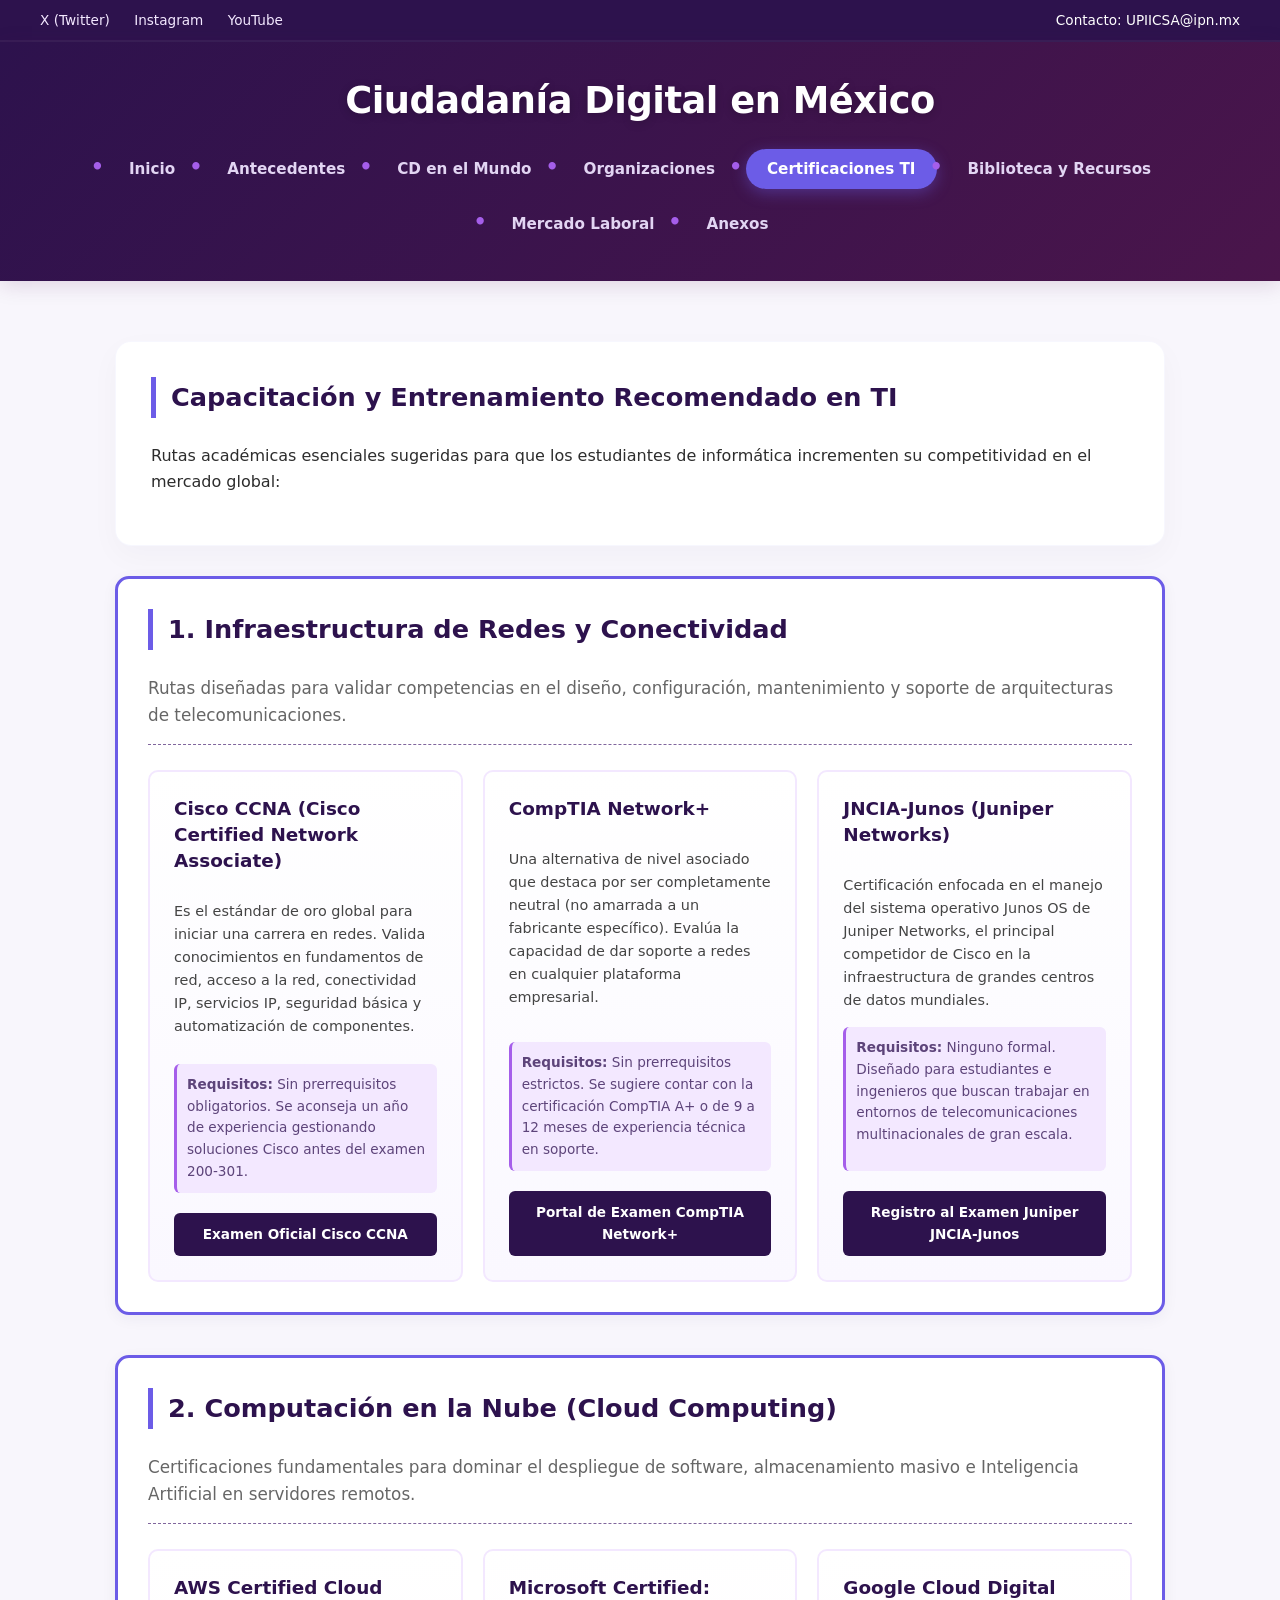
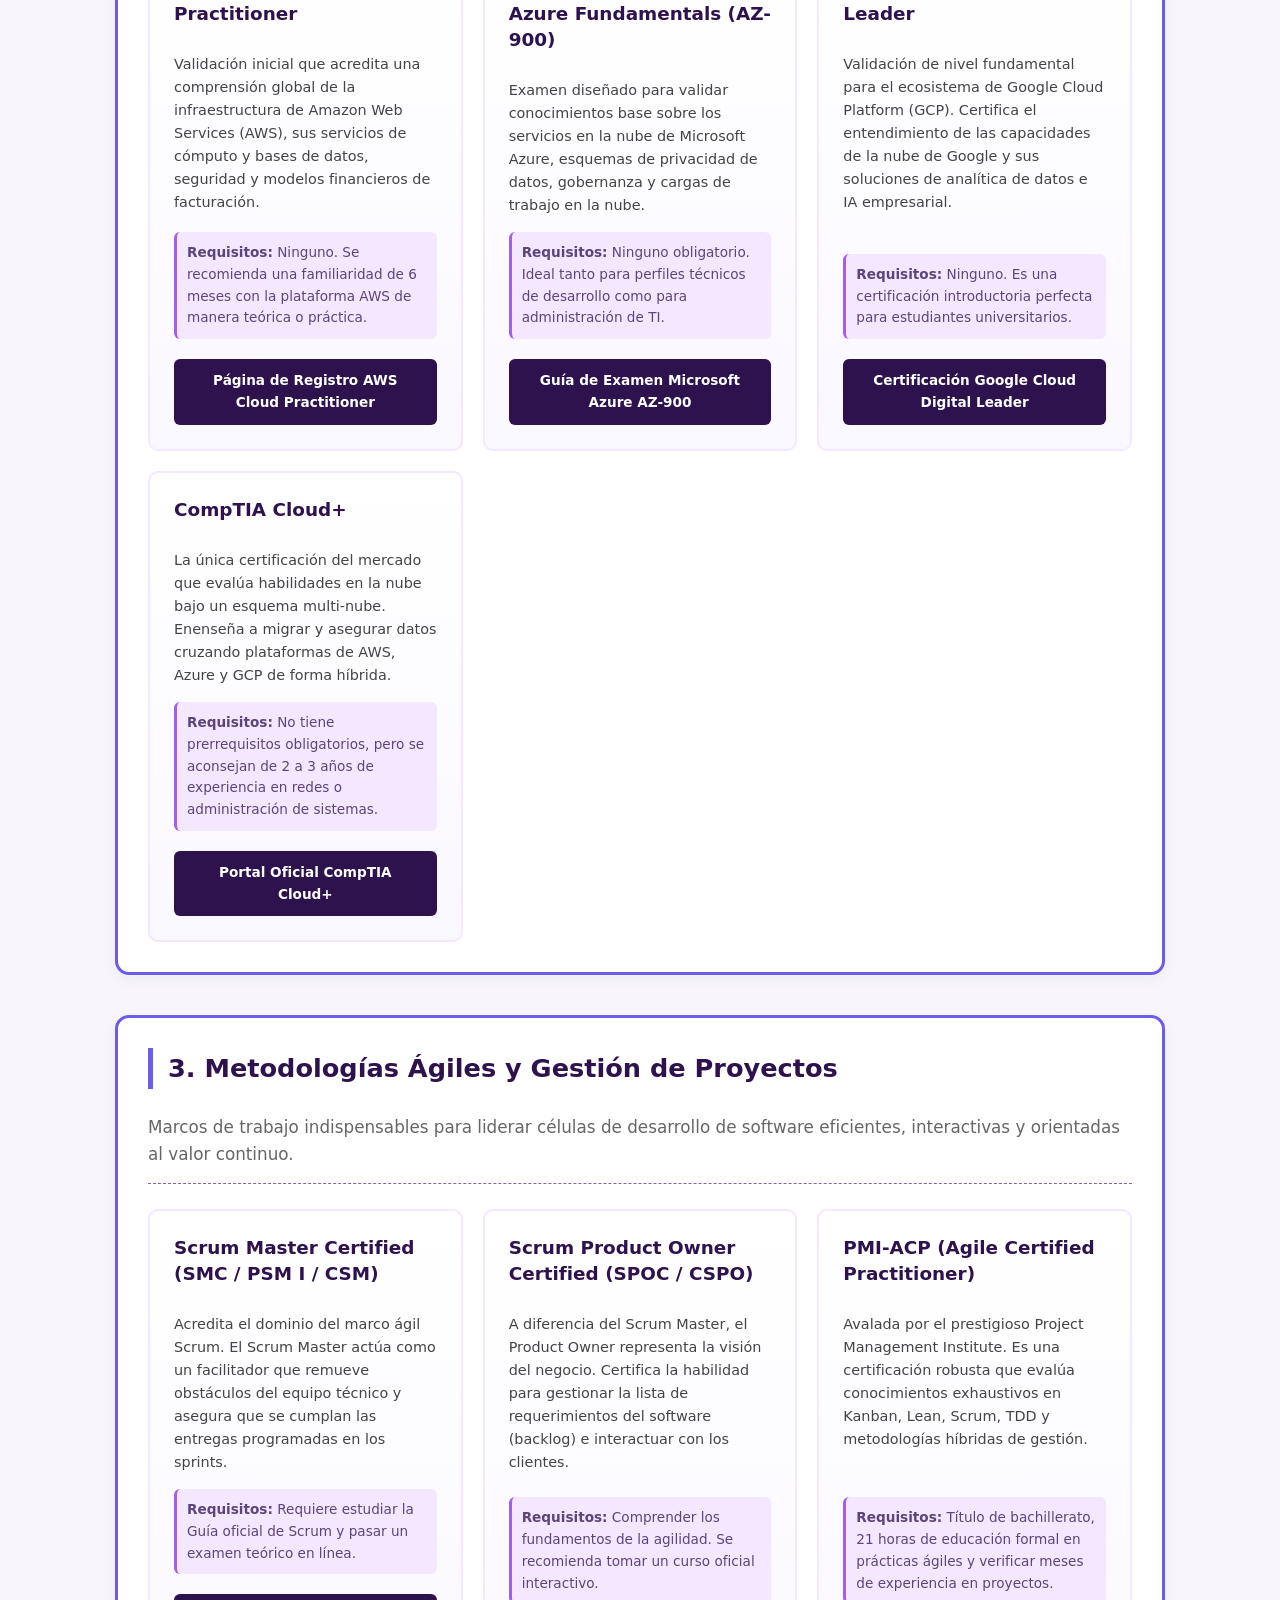
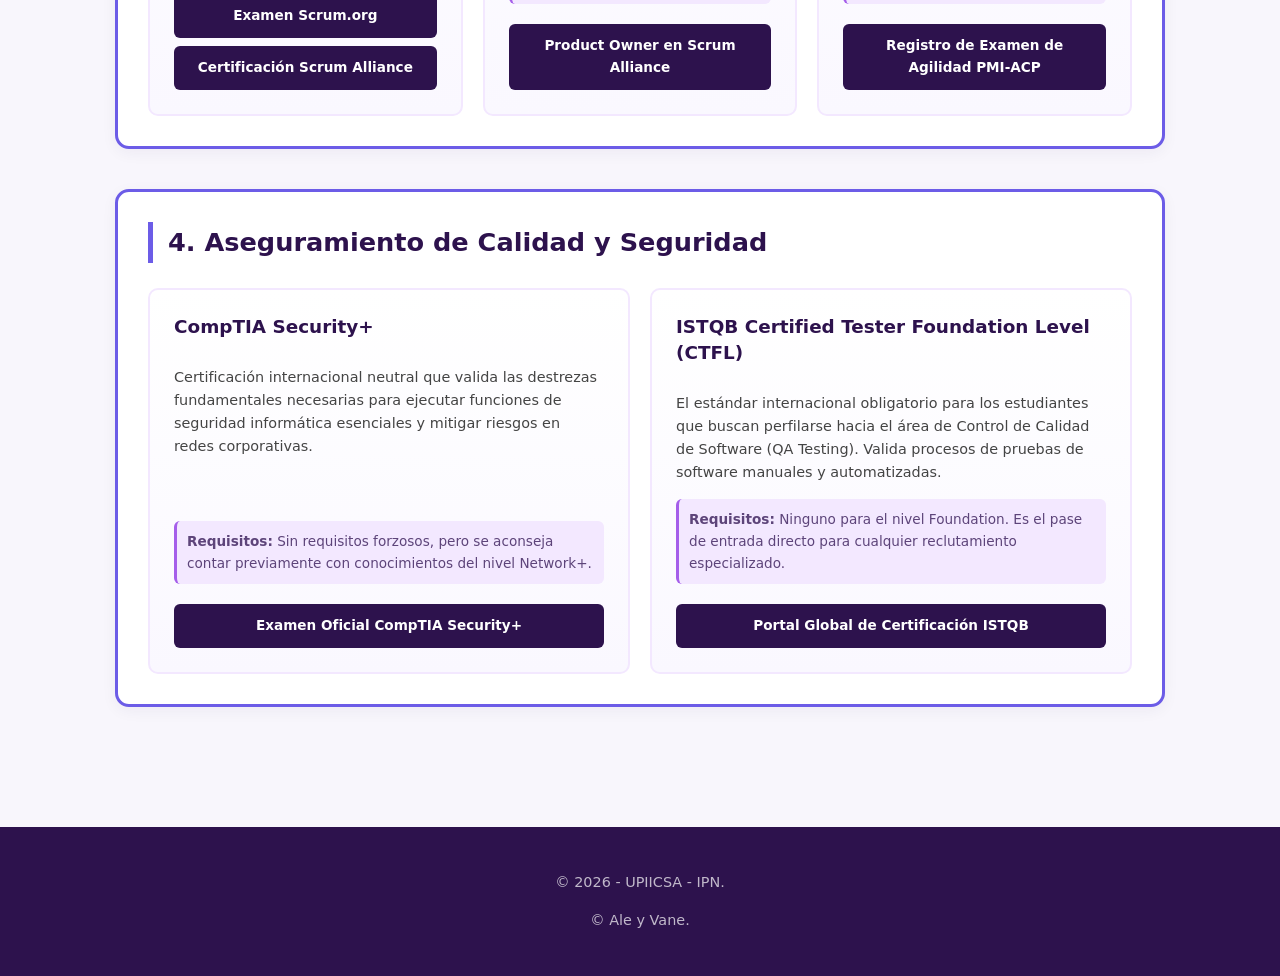
<file: normativos.html>
<!DOCTYPE html>
<html lang="es">
<head>
    <meta charset="UTF-8">
    <meta name="viewport" content="width=device-width, initial-scale=1.0">
    <title>Marcos Normativos - Ciudadanía Digital</title>
    <link rel="stylesheet" href="style.css">
</head>
<body>

    <div class="top-bar">
        <div class="social-links">
            <a href="#" onclick="return false;">X (Twitter)</a>
            <a href="#" onclick="return false;">Instagram</a>
            <a href="#" onclick="return false;">YouTube</a>
        </div>
        <div class="contacto">Contacto: UPIICSA@ipn.mx</div>
    </div>

    <header>
        <h1>Ciudadanía Digital en México</h1>
        <nav>
            <ul>
                <li><a href="index.html" >Inicio</a></li>
                <li><a href="antecedentes.html">Antecedentes</a></li>
                <li><a href="dimensiones.html">CD en el Mundo</a></li>
                <li><a href="organizaciones.html">Organizaciones</a></li>
                <li><a href="normativos.html" class="active">Certificaciones TI</a></li>
                <li><a href="biblioteca.html">Biblioteca y Recursos</a></li>
                <li><a href="laboral.html">Mercado Laboral</a></li>
                <li><a href="manual.html">Anexos</a></li>
            </ul>
        </nav>
    </header>

    <main>
        <section>
            <h2>Capacitación y Entrenamiento Recomendado en TI</h2>
            <p>Rutas académicas esenciales sugeridas para que los estudiantes de informática incrementen su competitividad en el mercado global:</p>
            <ul>
        </section>
        <section class="dashboard-section">
    <h2>1. Infraestructura de Redes y Conectividad</h2>
    <p class="section-subtitle">Rutas diseñadas para validar competencias en el diseño, configuración, mantenimiento y soporte de arquitecturas de telecomunicaciones.</p>
    
    <div class="dashboard-grid">
        <div class="grid-card">
            <h3>Cisco CCNA (Cisco Certified Network Associate)</h3>
            <p>Es el estándar de oro global para iniciar una carrera en redes. Valida conocimientos en fundamentos de red, acceso a la red, conectividad IP, servicios IP, seguridad básica y automatización de componentes.</p>
            <div class="card-requisitos">
                <strong>Requisitos:</strong> Sin prerrequisitos obligatorios. Se aconseja un año de experiencia gestionando soluciones Cisco antes del examen 200-301.
            </div>
            <a href="https://www.cisco.com" target="_blank" class="btn-directo">Examen Oficial Cisco CCNA</a>
        </div>

        <div class="grid-card">
            <h3>CompTIA Network+</h3>
            <p>Una alternativa de nivel asociado que destaca por ser completamente neutral (no amarrada a un fabricante específico). Evalúa la capacidad de dar soporte a redes en cualquier plataforma empresarial.</p>
            <div class="card-requisitos">
                <strong>Requisitos:</strong> Sin prerrequisitos estrictos. Se sugiere contar con la certificación CompTIA A+ o de 9 a 12 meses de experiencia técnica en soporte.
            </div>
            <a href="https://www.comptia.org" target="_blank" class="btn-directo">Portal de Examen CompTIA Network+</a>
        </div>

        <div class="grid-card">
            <h3>JNCIA-Junos (Juniper Networks)</h3>
            <p>Certificación enfocada en el manejo del sistema operativo Junos OS de Juniper Networks, el principal competidor de Cisco en la infraestructura de grandes centros de datos mundiales.</p>
            <div class="card-requisitos">
                <strong>Requisitos:</strong> Ninguno formal. Diseñado para estudiantes e ingenieros que buscan trabajar en entornos de telecomunicaciones multinacionales de gran escala.</p>
            </div>
            <a href="https://www.juniper.net" target="_blank" class="btn-directo">Registro al Examen Juniper JNCIA-Junos</a>
        </div>
    </div>
</section>

<section class="dashboard-section">
    <h2>2. Computación en la Nube (Cloud Computing)</h2>
    <p class="section-subtitle">Certificaciones fundamentales para dominar el despliegue de software, almacenamiento masivo e Inteligencia Artificial en servidores remotos.</p>
    
    <div class="dashboard-grid">
        <div class="grid-card">
            <h3>AWS Certified Cloud Practitioner</h3>
            <p>Validación inicial que acredita una comprensión global de la infraestructura de Amazon Web Services (AWS), sus servicios de cómputo y bases de datos, seguridad y modelos financieros de facturación.</p>
            <div class="card-requisitos">
                <strong>Requisitos:</strong> Ninguno. Se recomienda una familiaridad de 6 meses con la plataforma AWS de manera teórica o práctica.
            </div>
            <a href="https://aws.amazon.com" target="_blank" class="btn-directo">Página de Registro AWS Cloud Practitioner</a>
        </div>

        <div class="grid-card">
            <h3>Microsoft Certified: Azure Fundamentals (AZ-900)</h3>
            <p>Examen diseñado para validar conocimientos base sobre los servicios en la nube de Microsoft Azure, esquemas de privacidad de datos, gobernanza y cargas de trabajo en la nube.</p>
            <div class="card-requisitos">
                <strong>Requisitos:</strong> Ninguno obligatorio. Ideal tanto para perfiles técnicos de desarrollo como para administración de TI.
            </div>
            <a href="https://learn.microsoft.com" target="_blank" class="btn-directo">Guía de Examen Microsoft Azure AZ-900</a>
        </div>

        <div class="grid-card">
            <h3>Google Cloud Digital Leader</h3>
            <p>Validación de nivel fundamental para el ecosistema de Google Cloud Platform (GCP). Certifica el entendimiento de las capacidades de la nube de Google y sus soluciones de analítica de datos e IA empresarial.</p>
            <div class="card-requisitos">
                <strong>Requisitos:</strong> Ninguno. Es una certificación introductoria perfecta para estudiantes universitarios.
            </div>
            <a href="https://cloud.google.com" target="_blank" class="btn-directo">Certificación Google Cloud Digital Leader</a>
        </div>

        <div class="grid-card">
            <h3>CompTIA Cloud+</h3>
            <p>La única certificación del mercado que evalúa habilidades en la nube bajo un esquema multi-nube. Enenseña a migrar y asegurar datos cruzando plataformas de AWS, Azure y GCP de forma híbrida.</p>
            <div class="card-requisitos">
                <strong>Requisitos:</strong> No tiene prerrequisitos obligatorios, pero se aconsejan de 2 a 3 años de experiencia en redes o administración de sistemas.
            </div>
            <a href="https://www.comptia.org" target="_blank" class="btn-directo">Portal Oficial CompTIA Cloud+</a>
        </div>
    </div>
</section>

<section class="dashboard-section">
    <h2>3. Metodologías Ágiles y Gestión de Proyectos</h2>
    <p class="section-subtitle">Marcos de trabajo indispensables para liderar células de desarrollo de software eficientes, interactivas y orientadas al valor continuo.</p>
    
    <div class="dashboard-grid">
        <div class="grid-card">
            <h3>Scrum Master Certified (SMC / PSM I / CSM)</h3>
            <p>Acredita el dominio del marco ágil Scrum. El Scrum Master actúa como un facilitador que remueve obstáculos del equipo técnico y asegura que se cumplan las entregas programadas en los sprints.</p>
            <div class="card-requisitos">
                <strong>Requisitos:</strong> Requiere estudiar la Guía oficial de Scrum y pasar un examen teórico en línea.
            </div>
            <div class="multi-links">
                <a href="https://www.scrum.org" target="_blank" class="btn-directo">Examen Scrum.org</a>
                <a href="https://www.scrumalliance.org" target="_blank" class="btn-directo">Certificación Scrum Alliance</a>
            </div>
        </div>

        <div class="grid-card">
            <h3>Scrum Product Owner Certified (SPOC / CSPO)</h3>
            <p>A diferencia del Scrum Master, el Product Owner representa la visión del negocio. Certifica la habilidad para gestionar la lista de requerimientos del software (backlog) e interactuar con los clientes.</p>
            <div class="card-requisitos">
                <strong>Requisitos:</strong> Comprender los fundamentos de la agilidad. Se recomienda tomar un curso oficial interactivo.
            </div>
            <a href="https://www.scrumalliance.org" target="_blank" class="btn-directo">Product Owner en Scrum Alliance</a>
        </div>

        <div class="grid-card">
            <h3>PMI-ACP (Agile Certified Practitioner)</h3>
            <p>Avalada por el prestigioso Project Management Institute. Es una certificación robusta que evalúa conocimientos exhaustivos en Kanban, Lean, Scrum, TDD y metodologías híbridas de gestión.</p>
            <div class="card-requisitos">
                <strong>Requisitos:</strong> Título de bachillerato, 21 horas de educación formal en prácticas ágiles y verificar meses de experiencia en proyectos.
            </div>
            <a href="https://www.pmi.org" target="_blank" class="btn-directo">Registro de Examen de Agilidad PMI-ACP</a>
        </div>
    </div>
</section>

<section class="dashboard-section">
    <h2>4. Aseguramiento de Calidad y Seguridad</h2>    
    <div class="dashboard-grid">
        <div class="grid-card">
            <h3>CompTIA Security+</h3>
            <p>Certificación internacional neutral que valida las destrezas fundamentales necesarias para ejecutar funciones de seguridad informática esenciales y mitigar riesgos en redes corporativas.</p>
            <div class="card-requisitos">
                <strong>Requisitos:</strong> Sin requisitos forzosos, pero se aconseja contar previamente con conocimientos del nivel Network+.
            </div>
            <a href="https://www.comptia.org" target="_blank" class="btn-directo">Examen Oficial CompTIA Security+</a>
        </div>

        <div class="grid-card">
            <h3>ISTQB Certified Tester Foundation Level (CTFL)</h3>
            <p>El estándar internacional obligatorio para los estudiantes que buscan perfilarse hacia el área de Control de Calidad de Software (QA Testing). Valida procesos de pruebas de software manuales y automatizadas.</p>
            <div class="card-requisitos">
                <strong>Requisitos:</strong> Ninguno para el nivel Foundation. Es el pase de entrada directo para cualquier reclutamiento especializado.
            </div>
            <a href="https://www.istqb.org" target="_blank" class="btn-directo">Portal Global de Certificación ISTQB</a>
        </div>
    </div>
</section>
    </main>

    <footer>
        <p>&copy; 2026 - UPIICSA - IPN.</p>
        <p>&copy; Ale y Vane.</p>
    </footer>

</body>
</html>
</file>
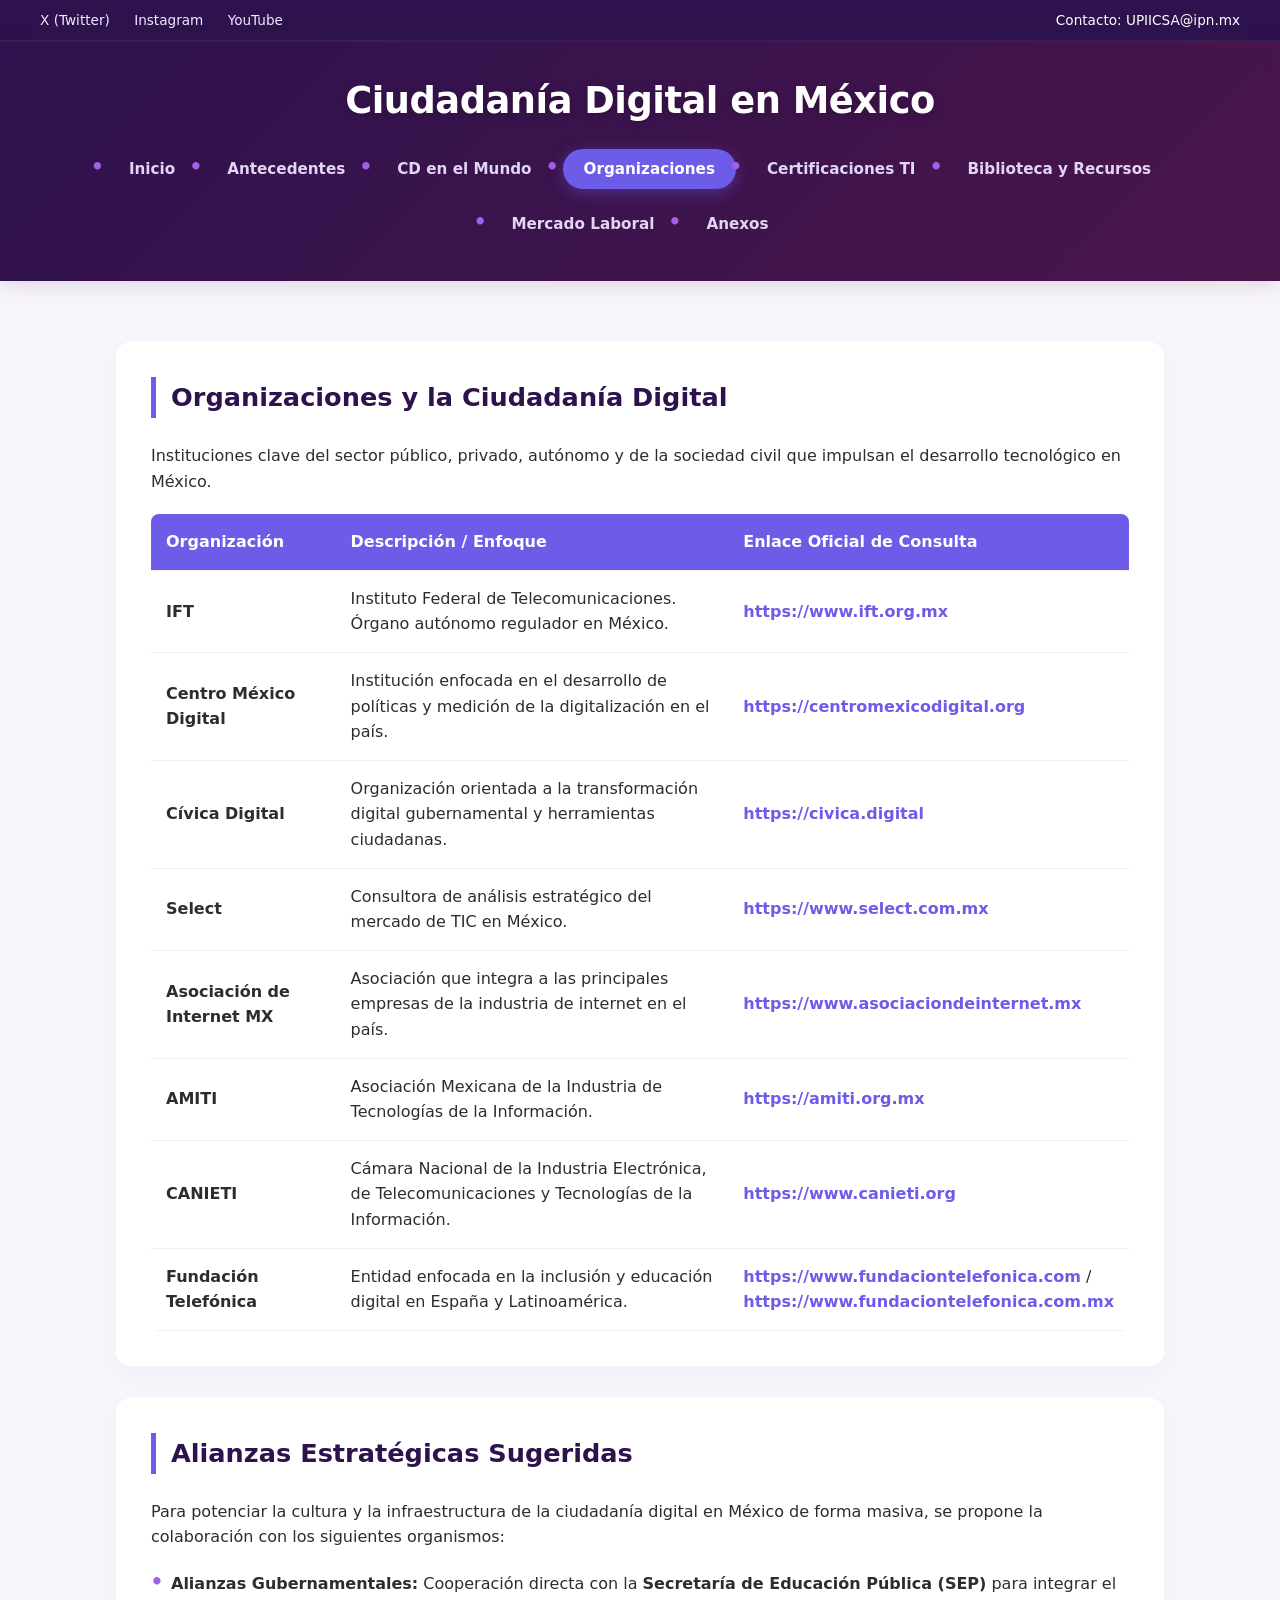
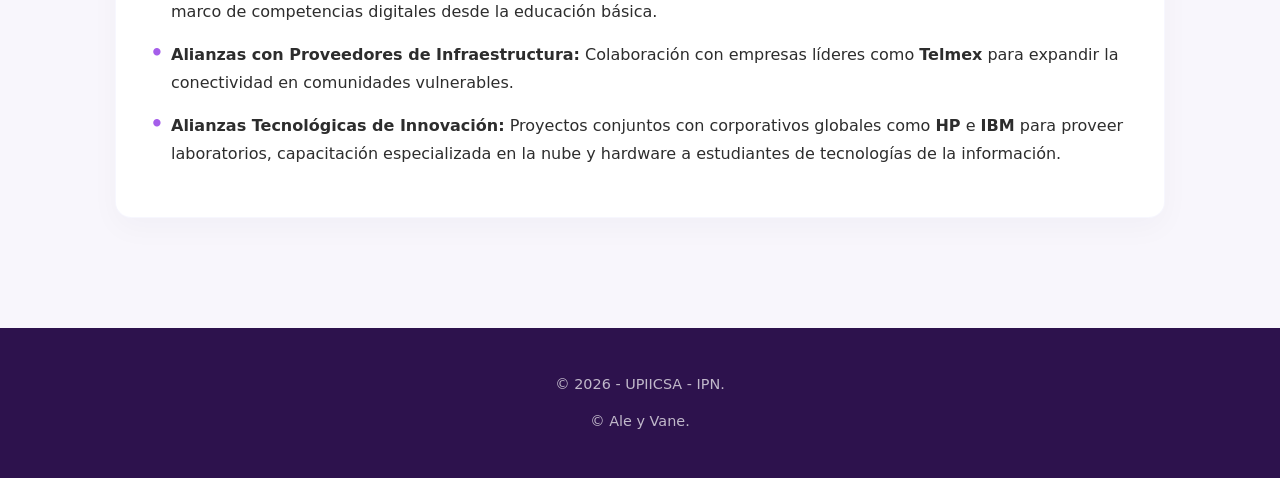
<file: organizaciones.html>
<!DOCTYPE html>
<html lang="es">
<head>
    <meta charset="UTF-8">
    <meta name="viewport" content="width=device-width, initial-scale=1.0">
    <title>Organizaciones y Alianzas - Ciudadanía Digital</title>
    <link rel="stylesheet" href="style.css">
</head>
<body>

    <div class="top-bar">
        <div class="social-links">
            <a href="#" onclick="return false;">X (Twitter)</a>
            <a href="#" onclick="return false;">Instagram</a>
            <a href="#" onclick="return false;">YouTube</a>
        </div>
        <div class="contacto">Contacto: UPIICSA@ipn.mx</div>
    </div>

    <header>
        <h1>Ciudadanía Digital en México</h1>
        <nav>
            <ul>
                <li><a href="index.html">Inicio</a></li>
                <li><a href="antecedentes.html">Antecedentes</a></li>
                <li><a href="dimensiones.html">CD en el Mundo</a></li>
                <li><a href="organizaciones.html" class="active">Organizaciones</a></li>
                <li><a href="normativos.html">Certificaciones TI</a></li>
                <li><a href="biblioteca.html">Biblioteca y Recursos</a></li>
                <li><a href="laboral.html">Mercado Laboral</a></li>
                <li><a href="manual.html">Anexos</a></li>
            </ul>
        </nav>
    </header>

    <main>
        <section id="organizaciones-tabla">
            <h2>Organizaciones y la Ciudadanía Digital</h2>
            <p>Instituciones clave del sector público, privado, autónomo y de la sociedad civil que impulsan el desarrollo tecnológico en México.</p>
            
            <table>
                <thead>
                    <tr>
                        <th>Organización</th>
                        <th>Descripción / Enfoque</th>
                        <th>Enlace Oficial de Consulta</th>
                    </tr>
                </thead>
                <tbody>
                    <tr>
                        <td><strong>IFT</strong></td>
                        <td>Instituto Federal de Telecomunicaciones. Órgano autónomo regulador en México.</td>
                        <td><a href="https://www.ift.org.mx" target="_blank">https://www.ift.org.mx</a></td>
                    </tr>
                    <tr>
                        <td><strong>Centro México Digital</strong></td>
                        <td>Institución enfocada en el desarrollo de políticas y medición de la digitalización en el país.</td>
                        <td><a href="https://centromexicodigital.org" target="_blank">https://centromexicodigital.org</a></td>
                    </tr>
                    <tr>
                        <td><strong>Cívica Digital</strong></td>
                        <td>Organización orientada a la transformación digital gubernamental y herramientas ciudadanas.</td>
                        <td><a href="https://civica.digital" target="_blank">https://civica.digital</a></td>
                    </tr>
                    <tr>
                        <td><strong>Select</strong></td>
                        <td>Consultora de análisis estratégico del mercado de TIC en México.</td>
                        <td><a href="https://www.select.com.mx" target="_blank">https://www.select.com.mx</a></td>
                    </tr>
                    <tr>
                        <td><strong>Asociación de Internet MX</strong></td>
                        <td>Asociación que integra a las principales empresas de la industria de internet en el país.</td>
                        <td><a href="https://www.asociaciondeinternet.mx" target="_blank">https://www.asociaciondeinternet.mx</a></td>
                    </tr>
                    <tr>
                        <td><strong>AMITI</strong></td>
                        <td>Asociación Mexicana de la Industria de Tecnologías de la Información.</td>
                        <td><a href="https://amiti.org.mx" target="_blank">https://amiti.org.mx</a></td>
                    </tr>
                    <tr>
                        <td><strong>CANIETI</strong></td>
                        <td>Cámara Nacional de la Industria Electrónica, de Telecomunicaciones y Tecnologías de la Información.</td>
                        <td><a href="https://www.canieti.org" target="_blank">https://www.canieti.org</a></td>
                    </tr>
                    <tr>
                        <td><strong>Fundación Telefónica</strong></td>
                        <td>Entidad enfocada en la inclusión y educación digital en España y Latinoamérica.</td>
                        <td>
                            <a href="https://www.fundaciontelefonica.com" target="_blank">https://www.fundaciontelefonica.com</a> / <br>
                            <a href="https://www.fundaciontelefonica.com.mx" target="_blank">https://www.fundaciontelefonica.com.mx</a>
                        </td>
                    </tr>
                </tbody>
            </table>
        </section>

        <section>
            <h2>Alianzas Estratégicas Sugeridas</h2>
            <p>Para potenciar la cultura y la infraestructura de la ciudadanía digital en México de forma masiva, se propone la colaboración con los siguientes organismos:</p>
            <ul>
                <li><strong>Alianzas Gubernamentales:</strong> Cooperación directa con la <strong>Secretaría de Educación Pública (SEP)</strong> para integrar el marco de competencias digitales desde la educación básica.</li>
                <li><strong>Alianzas con Proveedores de Infraestructura:</strong> Colaboración con empresas líderes como <strong>Telmex</strong> para expandir la conectividad en comunidades vulnerables.</li>
                <li><strong>Alianzas Tecnológicas de Innovación:</strong> Proyectos conjuntos con corporativos globales como <strong>HP</strong> e <strong>IBM</strong> para proveer laboratorios, capacitación especializada en la nube y hardware a estudiantes de tecnologías de la información.</li>
            </ul>
        </section>
    </main>

    <footer>
        <p>&copy; 2026 - UPIICSA - IPN.</p>
        <p>&copy; Ale y Vane.</p>
    </footer>

</body>
</html>
</file>
<file: style.css>
/* ==========================================
   VARIABLES DE COLOR (Gama Morados y Lilas)
   ========================================== */
:root {
    --purple-dark: #2d124d;    /* Fondo oscuro institucional */
    --purple-primary: #6c5ce7; /* Morado eléctrico para botones y destaques */
    --purple-medium: #80669d;  /* Morado intermedio */
    --lila-light: #f3e8ff;     /* Fondo suave para secciones */
    --lila-accent: #a55eea;    /* Lila vibrante para interactividad */
    --text-dark: #2d2d2d;      /* Texto principal */
    --text-muted: #666666;     /* Texto secundario */
    --white: #ffffff;
    --transition-smooth: all 0.3s cubic-bezier(0.25, 0.8, 0.25, 1);
}

/* ==========================================
   ESTILOS BASE
   ========================================== */
body {
    font-family: 'Inter', system-ui, -apple-system, sans-serif;
    margin: 0;
    padding: 0;
    background-color: #f8f6fc;
    color: var(--text-dark);
    line-height: 1.6;
}

/* ==========================================
   INTERACTIVIDAD Y BARRA SUPERIOR
   ========================================== */
.top-bar {
    background-color: var(--purple-dark);
    color: var(--white);
    display: flex;
    justify-content: space-between;
    align-items: center;
    padding: 10px 40px;
    font-size: 0.85rem;
    box-shadow: inset 0 -2px 0 rgba(255, 255, 255, 0.05);
}

.social-links a {
    color: var(--lila-light);
    margin-right: 20px;
    text-decoration: none;
    font-weight: 500;
    display: inline-block;
    transition: var(--transition-smooth);
}

/* Efecto dinámico al pasar el cursor */
.social-links a:hover {
    color: var(--lila-accent);
    transform: translateY(-2px);
}

/* ==========================================
   MENÚ DE NAVEGACIÓN DINÁMICO
   ========================================== */
header {
    background: linear-gradient(135deg, var(--purple-dark) 0%, #4a154b 100%);
    color: var(--white);
    padding: 30px 20px;
    text-align: center;
    box-shadow: 0 4px 20px rgba(74, 21, 75, 0.15);
}

header h1 {
    margin: 0 0 20px 0;
    font-size: 2.3rem;
    font-weight: 800;
    letter-spacing: -0.5px;
    text-shadow: 0 2px 10px rgba(0,0,0,0.2);
}

nav ul {
    list-style: none;
    padding: 0;
    margin: 0;
    display: flex;
    justify-content: center;
    flex-wrap: wrap;
    gap: 10px;
}

nav ul li a {
    color: #e2d5f3;
    text-decoration: none;
    font-weight: 600;
    font-size: 0.95rem;
    padding: 10px 20px;
    border-radius: 30px; /* Botones ovalados modernos */
    border: 1px solid transparent;
    transition: var(--transition-smooth);
}

/* Hover interactivo con iluminación suave */
nav ul li a:hover {
    background-color: rgba(255, 255, 255, 0.1);
    color: var(--white);
    border-color: var(--lila-accent);
}

/* Pestaña activa actual */
nav ul li a.active {
    background-color: var(--purple-primary);
    color: var(--white);
    box-shadow: 0 4px 15px rgba(108, 92, 231, 0.4);
}

/* ==========================================
   DISEÑO DE TARJETAS Y CONTENIDO (MAIN)
   ========================================== */
main {
    max-width: 1050px;
    margin: 40px auto;
    padding: 20px;
}

/* Animación de entrada para las secciones */
section {
    background-color: var(--white);
    padding: 35px;
    margin-bottom: 30px;
    border-radius: 16px;
    box-shadow: 0 10px 30px rgba(45, 18, 77, 0.03);
    border: 1px solid rgba(108, 92, 231, 0.05);
    transition: var(--transition-smooth);
}

/* Efecto flotante interactivo en las tarjetas de contenido */
section:hover {
    transform: translateY(-4px);
    box-shadow: 0 15px 35px rgba(45, 18, 77, 0.07);
    border-color: rgba(108, 92, 231, 0.15);
}

h2 {
    color: var(--purple-dark);
    font-size: 1.6rem;
    margin-top: 0;
    border-left: 5px solid var(--purple-primary); /* Línea de acento a la izquierda */
    padding-left: 15px;
    margin-bottom: 25px;
}

h3 {
    color: var(--purple-primary);
    font-size: 1.25rem;
    margin-top: 25px;
}

/* Enlaces dentro del contenido */
main a {
    color: var(--purple-primary);
    text-decoration: none;
    font-weight: 600;
    transition: var(--transition-smooth);
}

main a:hover {
    color: var(--lila-accent);
    text-decoration: underline;
}

/* ==========================================
   ELEMENTOS ESPECÍFICOS (Tablas, Listas, Alertas)
   ========================================== */
ul {
    padding-left: 20px;
}

li {
    margin-bottom: 12px;
    position: relative;
    list-style-type: none;
}

/* Viñetas personalizadas color lila */
li::before {
    content: "•";
    color: var(--lila-accent);
    font-weight: bold;
    font-size: 1.3rem;
    display: inline-block;
    width: 1em;
    margin-left: -1em;
}

/* Glosarios (DL, DT, DD) */
dt {
    font-weight: 700;
    color: var(--purple-dark);
    margin-top: 20px;
}

dd {
    margin-left: 0;
    padding-left: 15px;
    border-left: 2px solid var(--lila-light);
    color: var(--text-muted);
}

/* Tablas Interactivas (Manual de usuario) */
table {
    width: 100%;
    border-collapse: collapse;
    margin-top: 20px;
    border-radius: 8px;
    overflow: hidden; /* Corta bordes rectos */
}

th, td {
    padding: 15px;
    text-align: left;
}

th {
    background-color: var(--purple-primary);
    color: var(--white);
    font-weight: 600;
}

tr {
    background-color: var(--white);
    border-bottom: 1px solid #eee;
    transition: var(--transition-smooth);
}

/* Efecto cebra intermitente al pasar el mouse por la tabla */
tr:hover {
    background-color: var(--lila-light);
}

/* Alertas Destacadas (Sección Libre) */
.propuesta-valor {
    background: linear-gradient(135deg, #fbf7ff 0%, #f3e8ff 100%);
    border-left: 5px solid var(--lila-accent) !important;
}

/* ==========================================
   PIE DE PÁGINA (FOOTER)
   ========================================== */
footer {
    text-align: center;
    padding: 30px 20px;
    background-color: var(--purple-dark);
    color: rgba(255, 255, 255, 0.7);
    margin-top: 60px;
    font-size: 0.9rem;
}

footer a {
    color: var(--lila-accent);
    text-decoration: none;
    font-weight: bold;
}

footer a:hover {
    color: var(--white);
}

/* ==========================================
   RESPONSIVO (Optimización móvil)
   ========================================== */
@media (max-width: 768px) {
    .top-bar {
        flex-direction: column;
        gap: 10px;
        text-align: center;
    }
    nav ul {
        flex-direction: column;
        width: 100%;
    }
    nav ul li a {
        display: block;
        width: 100%;
        box-sizing: border-box;
    }
    main {
        padding: 10px;
    }
    section {
        padding: 20px;
    }
}

/* ==========================================
   ESTILOS ADICIONALES PARA EMPLEABILIDAD
   ========================================== */

/* Contenedor flex para cada sección de empleo */
.empleo-item {
    display: flex;
    align-items: center;
    justify-content: space-between;
    gap: 30px;
    margin-top: 25px;
    padding: 20px;
    background-color: #ffffff;
    border-radius: 12px;
    border: 1px solid var(--lila-accent);
    transition: var(--transition-smooth);
}

/* Efecto hover individual para cada punto */
.empleo-item:hover {
    transform: translateX(5px);
    border-color: var(--lila-accent);
    box-shadow: 0 8px 25px rgba(108, 92, 231, 0.08);
}

.empleo-texto {
    flex: 1;
}

/* Formato específico para la línea del link de consulta */
.enlace-consulta {
    font-size: 0.9rem;
    background-color: var(--lila-light);
    padding: 8px 12px;
    border-radius: 6px;
    display: inline-block;
}

/* Contenedor de la Imagen */
.empleo-imagen {
    flex: 0 0 250px;
    max-width: 250px;
}

/* Bordes redondeados y sombra para las imágenes */
.empleo-imagen img {
    width: 100%;
    height: 150px;
    object-fit: cover;
    border-radius: 16px; /* Ajusta este valor si deseas más o menos redondeado */
    box-shadow: 0 6px 15px rgba(45, 18, 77, 0.15);
    transition: var(--transition-smooth);
    border: 2px solid var(--white);
}

.empleo-item:hover .empleo-imagen img {
    transform: scale(1.03);
    box-shadow: 0 8px 20px rgba(108, 92, 231, 0.25);
}

/* Clase de inversión para efecto "Ziz-Zag" dinámico e interactivo */
.empleo-item.inversion {
    flex-direction: row-reverse;
}

/* Ajuste responsivo para celulares */
@media (max-width: 768px) {
    .empleo-item, .empleo-item.inversion {
        flex-direction: column;
        text-align: center;
    }
    .empleo-imagen {
        width: 100%;
        max-width: 100%;
    }
}
/* ==========================================
   ESTILOS DE INTERFAZ DE PANEL (DASHBOARD)
   ========================================== */

/* Contenedor principal de cada sección numérica */
.dashboard-section {
    background-color: var(--white);
    padding: 30px;
    margin-bottom: 40px;
    border-radius: 14px;
    /* BORDE MÁS FUERTE: Enmarcado sólido en el morado principal */
    border: 3px solid var(--purple-primary); 
    box-shadow: 0 4px 15px rgba(45, 18, 77, 0.05);
}

/* Subtítulo descriptivo de la sección */
.section-subtitle {
    font-size: 1.05rem;
    color: var(--text-muted);
    margin-bottom: 25px;
    border-bottom: 1px dashed var(--purple-medium);
    padding-bottom: 15px;
}

/* El Grid que organiza las tarjetas en columnas automáticas */
.dashboard-grid {
    display: grid;
    grid-template-columns: repeat(auto-fit, minmax(280px, 1fr));
    gap: 20px;
    margin-top: 15px;
}

/* Tarjeta individual de certificación */
.grid-card {
    background: linear-gradient(180deg, var(--white) 0%, #faf8ff 100%);
    padding: 24px;
    border-radius: 10px;
    border: 2px solid var(--lila-light);
    display: flex;
    flex-direction: column;
    justify-content: space-between;
    transition: var(--transition-smooth);
}

/* Anulamos la viñeta de punto en el Grid de Dashboard */
.grid-card::before {
    display: none !important;
}

/* Interactividad al pasar el cursor sobre la tarjeta */
.grid-card:hover {
    border-color: var(--lila-accent);
    transform: translateY(-5px);
    box-shadow: 0 8px 25px rgba(165, 94, 234, 0.15);
    background: var(--white);
}

/* Título de la certificación dentro de la tarjeta */
.grid-card h3 {
    font-size: 1.15rem;
    color: var(--purple-dark);
    margin-top: 0;
    margin-bottom: 12px;
    font-weight: 700;
    line-height: 1.4;
}

.grid-card p {
    font-size: 0.9rem;
    color: #444;
    margin-bottom: 15px;
    flex-grow: 1; /* Empuja los requisitos y botones al fondo equitativamente */
}

/* Contenedor interno para los requisitos técnicos */
.card-requisitos {
    font-size: 0.85rem;
    background-color: var(--lila-light);
    padding: 10px;
    border-radius: 6px;
    color: #5d447a;
    margin-bottom: 20px;
    border-left: 3px solid var(--lila-accent);
}

/* Botón interactivo de Acceso Directo */
.btn-directo {
    display: block;
    text-align: center;
    background-color: var(--purple-dark);
    color: var(--white) !important;
    padding: 10px 15px;
    font-size: 0.85rem;
    font-weight: bold;
    border-radius: 6px;
    text-decoration: none;
    transition: var(--transition-smooth);
    border: 1px solid transparent;
}

/* Efecto hover sobre los botones */
.btn-directo:hover {
    background-color: var(--purple-primary);
    text-decoration: none !important;
    box-shadow: 0 4px 12px rgba(108, 92, 231, 0.3);
}

/* Ajuste para múltiples botones en una sola tarjeta (Caso Scrum) */
.multi-links {
    display: flex;
    flex-direction: column;
    gap: 8px;
}

/* Optimización para teléfonos móviles */
@media (max-width: 600px) {
    .dashboard-grid {
        grid-template-columns: 1fr;
    }
    .dashboard-section {
        padding: 15px;
    }
}

/* ==========================================
   ESTILOS COMPLETAMENTE NUEVOS: LÍNEA DE TIEMPO GLOBAL
   ========================================== */

.timeline-section {
    background-color: #ffffff;
    padding: 40px 20px;
    margin-bottom: 30px;
    border-radius: 16px;
    /* Borde reforzado e intenso solicitado previamente */
    border: 3px solid var(--purple-primary);
}

.timeline-intro {
    text-align: center;
    color: var(--text-muted);
    font-size: 1.1rem;
    max-width: 700px;
    margin: 0 auto 40px auto;
}

/* Contenedor relativo para posicionar el eje central */
.timeline-container {
    position: relative;
    max-width: 900px;
    margin: 0 auto;
    padding: 20px 0;
}

/* El eje central de la línea de tiempo */
.timeline-line {
    position: absolute;
    left: 50%;
    top: 0;
    bottom: 0;
    width: 4px;
    background: linear-gradient(180deg, var(--purple-primary) 0%, var(--lila-accent) 100%);
    transform: translateX(-50%);
}

/* Bloque contenedor de cada país */
.timeline-item {
    position: relative;
    width: 50%;
    margin-bottom: 40px;
    box-sizing: border-box;
}

/* Alternancia: Elementos impares a la izquierda, pares a la derecha */
.timeline-item:nth-child(odd) {
    left: 0;
    padding-right: 40px;
}

.timeline-item:nth-child(even) {
    left: 50%;
    padding-left: 40px;
}

/* El indicador flotante (Burbuja con la letra A, B, C, D) */
.timeline-badge {
    position: absolute;
    top: 20px;
    width: 36px;
    height: 36px;
    background-color: var(--purple-dark);
    color: var(--white);
    border: 3px solid var(--lila-light);
    border-radius: 50%;
    text-align: center;
    line-height: 36px;
    font-weight: bold;
    font-size: 1rem;
    z-index: 2;
    transition: var(--transition-smooth);
}

.timeline-item:nth-child(odd) .timeline-badge {
    right: -18px; /* Ajuste milimétrico sobre el eje central */
}

.timeline-item:nth-child(even) .timeline-badge {
    left: -18px;
}

/* Cuadro de texto del país */
.timeline-content {
    background-color: #faf8ff;
    padding: 25px;
    border-radius: 12px;
    border: 1px solid var(--lila-light);
    box-shadow: 0 4px 15px rgba(45, 18, 77, 0.02);
    transition: var(--transition-smooth);
}

.timeline-content h3 {
    margin-top: 0;
    color: var(--purple-dark);
    font-size: 1.4rem;
    font-weight: 700;
}

.timeline-content p {
    font-size: 0.92rem;
    color: var(--text-dark);
    text-align: justify;
    margin-bottom: 20px;
}

/* Contenedor del Tag/Link de acceso rápido */
.timeline-footer {
    display: flex;
    justify-content: flex-start;
}

/* Botón estilizado como etiqueta tecnológica moderna */
.tag-link {
    display: inline-block;
    background-color: var(--lila-light);
    color: var(--purple-dark) !important;
    padding: 8px 16px;
    font-size: 0.85rem;
    font-weight: 700;
    border-radius: 20px;
    border: 1px solid rgba(165, 94, 234, 0.3);
    transition: var(--transition-smooth);
}

/* --- INTERACTIVIDAD Y EFECTOS HOVER --- */
.timeline-item:hover .timeline-content {
    background-color: var(--white);
    border-color: var(--purple-primary);
    box-shadow: 0 10px 30px rgba(108, 92, 231, 0.12);
    transform: translateY(-2px);
}

.timeline-item:hover .timeline-badge {
    background-color: var(--purple-primary);
    transform: scale(1.1);
    box-shadow: 0 0 10px rgba(108, 92, 231, 0.5);
}

.timeline-item:hover .tag-link {
    background-color: var(--purple-primary);
    color: var(--white) !important;
    border-color: var(--purple-primary);
    text-decoration: none !important;
}

/* ==========================================
   DISEÑO ADAPTATIVO PARA PANTALLAS MÓVILES
   ========================================== */
@media (max-width: 768px) {
    .timeline-line {
        left: 20px; /* Desplaza el eje hacia la izquierda del teléfono */
    }
    
    .timeline-item {
        width: 100%; /* Ocupa todo el ancho en móviles */
        left: 0 !important;
        padding-left: 50px !important;
        padding-right: 0 !important;
    }
    
    .timeline-badge {
        left: 2px !important; /* Ajusta el círculo al nuevo eje izquierdo */
    }
}

/* ==========================================
   ESTILOS ESTILO REVISTA (EDITORIAL MAGAZINE)
   ========================================== */

.magazine-section {
    background-color: var(--white);
    padding: 50px 40px;
    margin-bottom: 40px;
    border-radius: 20px;
    /* Borde potente e intenso solicitado en tus requerimientos */
    border: 3px solid var(--purple-primary);
    box-shadow: 0 15px 40px rgba(45, 18, 77, 0.04);
}

/* Cabecera Estilo Artículo de Prensa de Alta Gama */
.magazine-header {
    text-align: left;
    margin-bottom: 40px;
    border-bottom: 2px solid var(--purple-dark);
    padding-bottom: 20px;
}

.magazine-badge {
    background-color: var(--purple-dark);
    color: var(--white);
    padding: 6px 12px;
    font-size: 0.75rem;
    font-weight: 800;
    text-transform: uppercase;
    letter-spacing: 1.5px;
    border-radius: 4px;
    display: inline-block;
    margin-bottom: 15px;
}

.magazine-header h2 {
    font-size: 2.2rem;
    color: var(--purple-dark);
    font-weight: 800;
    line-height: 1.2;
    margin: 0 0 15px 0;
}

.magazine-lead {
    font-size: 1.2rem;
    color: #555;
    line-height: 1.6;
    font-style: italic;
    font-weight: 300;
}

/* Estructura del Cuerpo del Artículo */
.magazine-article {
    margin-bottom: 40px;
}

.article-meta {
    display: flex;
    align-items: center;
    gap: 15px;
    margin-bottom: 20px;
}

.step-num {
    font-size: 2.5rem;
    font-weight: 900;
    color: var(--lila-accent);
    line-height: 1;
    opacity: 0.7;
}

.magazine-article h3 {
    font-size: 1.6rem;
    color: var(--purple-dark);
    margin: 0;
    font-weight: 700;
}

.intro-text {
    font-size: 1.05rem;
    line-height: 1.7;
    color: var(--text-dark);
    margin-bottom: 25px;
}

/* Letra Capital Asimétrica para simular una revista */
.intro-text::first-letter {
    font-size: 3rem;
    font-weight: 900;
    color: var(--purple-primary);
    float: left;
    margin-right: 8px;
    line-height: 0.9;
}

/* Columnas editoriales de evolución histórica */
.editorial-blocks {
    display: flex;
    flex-direction: column;
    gap: 20px;
    margin-top: 25px;
}

.block-item {
    background-color: #faf8ff;
    padding: 20px 25px;
    border-radius: 8px;
    border-left: 4px solid var(--lila-accent);
}

.block-item h4 {
    margin-top: 0;
    color: var(--purple-primary);
    font-size: 1.15rem;
    font-weight: 700;
    margin-bottom: 8px;
}

/* Bloque destacado con doble borde */
.block-item.highlight-border {
    background-color: var(--white);
    border: 2px dashed var(--purple-primary);
    border-left: 6px solid var(--purple-primary);
}

/* Links limpios sin botones */
.editorial-link {
    color: var(--purple-primary);
    font-weight: 700;
    text-decoration: underline;
    transition: var(--transition-smooth);
}

.editorial-link:hover {
    color: var(--purple-dark);
}

.magazine-divider {
    border: 0;
    height: 1px;
    background: linear-gradient(90deg, transparent, var(--lila-light), transparent);
    margin: 40px 0;
}

.sub-article {
    margin-bottom: 25px;
    padding-left: 15px;
}

.sub-article h4 {
    font-size: 1.25rem;
    color: var(--purple-dark);
    margin-bottom: 10px;
}

/* Caja de citas y estadísticas (ENDUTIH / Smartphone) */
.editorial-quote-box {
    background-color: #f7f5fc;
    border-top: 3px double var(--purple-primary);
    border-bottom: 3px double var(--purple-primary);
    padding: 20px;
    margin: 20px 0;
    font-size: 0.95rem;
    line-height: 1.6;
}

/* Caja de llamado de atención para el Perfil Deseable */
.profile-callout {
    background-color: var(--white);
    border: 3px solid var(--purple-dark);
    padding: 30px;
    border-radius: 12px;
    margin-top: 35px;
    box-shadow: 6px 6px 0px var(--lila-accent); /* Efecto pop-art sobrio */
}

.profile-callout h4 {
    margin-top: 0;
    font-size: 1.35rem;
    color: var(--purple-dark);
    text-transform: uppercase;
    letter-spacing: 0.5px;
    margin-bottom: 15px;
}

/* Listas ordenadas personalizadas para el magazine */
.editorial-list {
    margin-top: 15px;
    padding-left: 20px;
}

.editorial-list li {
    margin-bottom: 12px;
    font-size: 0.95rem;
    color: #333;
    line-height: 1.5;
}

.mt-2 { margin-top: 12px; }

/* Responsive */
@media (max-width: 768px) {
    .magazine-section { padding: 25px 20px; }
    .magazine-header h2 { font-size: 1.7rem; }
    .profile-callout { box-shadow: none; border-width: 2px; }
}

/* ==========================================
   ESTILOS: HUB DE RECURSOS E ÍNDICE DIGITAL
   ========================================== */

.hub-section {
    background-color: var(--white);
    padding: 50px 40px;
    margin-bottom: 40px;
    border-radius: 20px;
    /* Borde ultra reforzado solicitado para marcar las secciones */
    border: 3px solid var(--purple-primary);
    box-shadow: 0 10px 30px rgba(45, 18, 77, 0.03);
}

/* Cabecera del Hub */
.hub-header {
    margin-bottom: 40px;
    text-align: center;
}

.hub-tag {
    background-color: var(--lila-light);
    color: var(--purple-dark);
    font-size: 0.8rem;
    font-weight: 800;
    text-transform: uppercase;
    padding: 5px 14px;
    border-radius: 30px;
    display: inline-block;
    margin-bottom: 12px;
    border: 1px solid rgba(108, 92, 231, 0.2);
}

.hub-header h2 {
    font-size: 2rem;
    color: var(--purple-dark);
    margin: 0 0 10px 0;
    font-weight: 800;
}

.hub-lead {
    font-size: 1.05rem;
    color: var(--text-muted);
    max-width: 650px;
    margin: 0 auto;
    line-height: 1.5;
}

/* Contenedor Flex de la estructura indexada */
.hub-container {
    display: flex;
    flex-direction: column;
    gap: 40px;
}

.hub-category {
    display: flex;
    gap: 40px;
}

/* Columna de indexación izquierda */
.category-sidebar {
    flex: 0 0 250px;
    display: flex;
    flex-direction: column;
    gap: 10px;
}

.category-index {
    font-family: 'Courier New', Courier, monospace;
    font-size: 1.1rem;
    font-weight: 900;
    color: var(--purple-primary);
    letter-spacing: 1px;
    border-bottom: 2px solid var(--purple-primary);
    padding-bottom: 5px;
    align-self: flex-start;
}

.category-sidebar h3 {
    font-size: 1.3rem;
    color: var(--purple-dark);
    line-height: 1.3;
    font-weight: 700;
    margin: 0;
}

/* Columna de recursos derecha */
.category-content {
    flex: 1;
    display: flex;
    flex-direction: column;
    gap: 15px;
}

/* Tarjeta individual de recurso */
.resource-card {
    background-color: #faf8ff;
    border: 1px solid var(--lila-light);
    border-radius: 8px;
    padding: 20px;
    display: flex;
    align-items: center;
    justify-content: space-between;
    gap: 25px;
    transition: var(--transition-smooth);
}

.resource-info {
    flex: 1;
}

.resource-info h4 {
    margin: 0 0 6px 0;
    font-size: 1.1rem;
    color: var(--purple-dark);
    font-weight: 700;
}

.resource-info p {
    margin: 0;
    font-size: 0.92rem;
    color: #444;
    line-height: 1.5;
}

/* Botón de acción minimalista e intenso */
.resource-action-btn {
    flex: 0 0 auto;
    background-color: var(--white);
    color: var(--purple-dark) !important;
    border: 2px solid var(--purple-dark);
    padding: 8px 16px;
    font-size: 0.85rem;
    font-weight: bold;
    border-radius: 6px;
    text-decoration: none;
    transition: var(--transition-smooth);
    white-space: nowrap;
}

/* --- COMPORTAMIENTOS HOVER --- */
.resource-card:hover {
    background-color: var(--white);
    /* Efecto de borde doble o reforzado al interactuar */
    border-color: var(--purple-primary);
    box-shadow: 0 6px 20px rgba(108, 92, 231, 0.08);
    transform: translateX(3px);
}

.resource-action-btn:hover {
    background-color: var(--purple-primary);
    color: var(--white) !important;
    border-color: var(--purple-primary);
    text-decoration: none !important;
    box-shadow: 0 4px 10px rgba(108, 92, 231, 0.2);
}

/* Línea divisoria entre bloques del hub */
.hub-divider {
    border: 0;
    height: 1px;
    background-color: var(--lila-light);
    margin: 10px 0;
}

/* ==========================================
   DISEÑO ADAPTATIVO PARA PANTALLAS MÓVILES
   ========================================== */
@media (max-width: 850px) {
    .hub-category {
        flex-direction: column;
        gap: 20px;
    }
    .category-sidebar {
        flex: 1;
    }
    .resource-card {
        flex-direction: column;
        align-items: flex-start;
        gap: 15px;
    }
    .resource-action-btn {
        width: 100%;
        text-align: center;
        box-sizing: border-box;
    }
    .hub-section {
        padding: 30px 20px;
    }
}

/* ==========================================
   ESTILOS ADICIONALES: ANEXOS (MEDIA HUB)
   ========================================== */

.anexos-section {
    background-color: var(--white);
    padding: 50px 40px;
    margin-bottom: 40px;
    border-radius: 20px;
    /* Borde potente e intenso para consistencia del proyecto */
    border: 3px solid var(--purple-primary);
    box-shadow: 0 10px 30px rgba(45, 18, 77, 0.02);
}

.anexos-header {
    text-align: center;
    margin-bottom: 45px;
}

.anexos-badge {
    background-color: var(--lila-light);
    color: var(--purple-dark);
    font-size: 0.8rem;
    font-weight: 800;
    text-transform: uppercase;
    padding: 6px 14px;
    border-radius: 4px;
    display: inline-block;
    margin-bottom: 12px;
    border: 1px solid rgba(165, 94, 234, 0.2);
}

.anexos-header h2 {
    font-size: 2.2rem;
    color: var(--purple-dark);
    margin: 0 0 12px 0;
    font-weight: 800;
}

.anexos-lead {
    font-size: 1.05rem;
    color: var(--text-muted);
    max-width: 650px;
    margin: 0 auto;
    line-height: 1.6;
}

/* Agrupaciones por Tipo de Formato */
.media-container {
    display: flex;
    flex-direction: column;
    gap: 40px;
}

.media-group h3 {
    font-size: 1.3rem;
    color: var(--purple-dark);
    margin-top: 0;
    margin-bottom: 20px;
    border-left: 4px solid var(--purple-primary);
    padding-left: 12px;
    font-weight: 700;
}

/* Fila flexible de tarjetas */
.media-row {
    display: flex;
    gap: 20px;
}

/* Tarjeta Base de Medios */
.media-card {
    flex: 1;
    background-color: #fcfbfe;
    border: 2px solid var(--lila-light);
    border-radius: 12px;
    padding: 24px;
    display: flex;
    gap: 20px;
    align-items: flex-start;
    transition: var(--transition-smooth);
}

/* Contenedor Flotante del Emoji/Icono */
.card-icon-wrapper {
    background-color: var(--white);
    border: 1px solid var(--lila-light);
    width: 45px;
    height: 45px;
    border-radius: 10px;
    display: flex;
    align-items: center;
    justify-content: center;
    font-size: 1.4rem;
    box-shadow: 0 4px 10px rgba(0, 0, 0, 0.03);
    flex-shrink: 0;
}

/* Estructura Interna del Texto */
.card-body-content {
    display: flex;
    flex-direction: column;
    height: 100%;
    justify-content: space-between;
    width: 100%;
}

.card-body-content h4 {
    margin: 0 0 10px 0;
    font-size: 1.1rem;
    color: var(--purple-dark);
    font-weight: 700;
    line-height: 1.4;
}

.card-body-content p {
    margin: 0 0 20px 0;
    font-size: 0.9rem;
    color: #444;
    line-height: 1.6;
    text-align: justify;
}

/* --- BOTONES ESPECÍFICOS POR NATURALEZA DEL CONTENIDO --- */

.media-btn-action, .media-btn-download, .media-btn-visit {
    align-self: flex-start;
    padding: 8px 16px;
    font-size: 0.85rem;
    font-weight: bold;
    border-radius: 6px;
    text-decoration: none !important;
    transition: var(--transition-smooth);
    border: 2px solid transparent;
}

/* Estilo Audio (Inspirado en Spotify Green) */
.audio-card .media-btn-action {
    background-color: var(--white);
    color: #1ed760 !important;
    border-color: #1ed760;
}
.audio-card:hover { border-color: #1ed760; background-color: var(--white); }
.audio-card .media-btn-action:hover { background-color: #1ed760; color: var(--white) !important; }

/* Estilo Video (Inspirado en YouTube Red) */
.video-card .media-btn-action {
    background-color: var(--white);
    color: #ff0000 !important;
    border-color: #ff0000;
}
.video-card:hover { border-color: #ff0000; background-color: var(--white); }
.video-card .media-btn-action:hover { background-color: #ff0000; color: var(--white) !important; }

/* Estilo Documento / Biblioteca Digital */
.doc-card .media-btn-download {
    background-color: var(--white);
    color: var(--purple-primary) !important;
    border-color: var(--lila-accent);
}
.doc-card:hover { border-color: var(--lila-accent); background-color: var(--white); }
.doc-card .media-btn-download:hover { background-color: var(--purple-primary); color: var(--white) !important; border-color: var(--purple-primary); }

/* Estilo Portales Web */
.web-card .media-btn-visit {
    background-color: var(--white);
    color: var(--purple-dark) !important;
    border-color: var(--purple-dark);
}
.web-card:hover { border-color: var(--purple-dark); background-color: var(--white); }
.web-card .media-btn-visit:hover { background-color: var(--purple-dark); color: var(--white) !important; }

/* Tipografía de consola mono opcional para los reproductores */
.font-mono {
    font-family: 'Courier New', Courier, monospace;
}

/* Efecto hover global de la tarjeta */
.media-card:hover {
    transform: translateY(-3px);
    box-shadow: 0 8px 25px rgba(45, 18, 77, 0.05);
}

/* ==========================================
   DISEÑO ADAPTATIVO (MEDIA QUERIES)
   ========================================== */

/* Las tres tarjetas de documentos bajan a 2 columnas en tablets medianas */
@media (max-width: 1024px) {
    .media-row.triplet-row {
        display: grid;
        grid-template-columns: repeat(auto-fit, minmax(250px, 1fr));
    }
}

/* Colapso total a 1 columna en pantallas de celular */
@media (max-width: 768px) {
    .media-row {
        flex-direction: column;
    }
    .media-card {
        flex-direction: column;
        gap: 15px;
    }
    .media-btn-action, .media-btn-download, .media-btn-visit {
        align-self: stretch;
        text-align: center;
    }
    .anexos-section {
        padding: 25px 15px;
    }
}

/* ==========================================
   ESTILOS: GLOSARIO (TABLERO DE FICHAS INDEXADAS)
   ========================================== */

.glossary-board-section {
    background-color: var(--white);
    padding: 50px 40px;
    margin-bottom: 40px;
    border-radius: 20px;
    /* Borde potente e intenso corporativo */
    border: 3px solid var(--purple-primary);
    box-shadow: 0 10px 40px rgba(45, 18, 77, 0.02);
}

.glossary-header {
    text-align: left;
    margin-bottom: 40px;
    border-bottom: 2px solid var(--purple-dark);
    padding-bottom: 20px;
}

.glossary-badge {
    background-color: var(--purple-dark);
    color: var(--white);
    font-size: 0.75rem;
    font-weight: 800;
    text-transform: uppercase;
    letter-spacing: 1.5px;
    padding: 5px 12px;
    border-radius: 4px;
    display: inline-block;
    margin-bottom: 12px;
}

.glossary-header h2 {
    font-size: 2.2rem;
    color: var(--purple-dark);
    font-weight: 800;
    margin: 0 0 10px 0;
}

.glossary-lead {
    font-size: 1.1rem;
    color: #555;
    line-height: 1.5;
    margin: 0;
}

/* Contenedor en Cuadrícula Inteligente (Grid Autofit) */
.glossary-grid-container {
    display: grid;
    grid-template-columns: repeat(auto-fill, minmax(320px, 1fr));
    gap: 25px;
}

/* Ficha Individual de Término */
.glossary-card {
    background-color: #fdfcff;
    border: 1px solid var(--lila-light);
    border-radius: 12px;
    display: flex;
    overflow: hidden;
    transition: var(--transition-smooth);
    position: relative;
    /* Línea lateral que hereda el color lila base */
    border-left: 4px solid var(--lila-accent);
}

/* Índice Alfabético Lateral de la Ficha */
.card-letter-index {
    background-color: #f3eefc;
    flex: 0 0 45px;
    display: flex;
    align-items: center;
    justify-content: center;
    border-right: 1px dashed var(--lila-light);
}

.card-letter-index span {
    font-size: 1.5rem;
    font-weight: 900;
    color: var(--purple-primary);
    opacity: 0.8;
}

/* Cuerpo de Texto Interno */
.card-term-content {
    padding: 20px;
    display: flex;
    flex-direction: column;
    gap: 5px;
}

/* Código técnico simulado de base de datos */
.term-tech-code {
    font-family: 'Courier New', Courier, monospace;
    font-size: 0.7rem;
    color: var(--lila-accent);
    font-weight: bold;
    letter-spacing: 0.5px;
}

.card-term-content h3 {
    margin: 0;
    font-size: 1.15rem;
    color: var(--purple-dark);
    font-weight: 700;
    line-height: 1.3;
}

.card-term-content p {
    margin: 4px 0 0 0;
    font-size: 0.9rem;
    color: #444;
    line-height: 1.5;
    text-align: justify;
}

/* --- INTERACCIONES INTERACTIVAS (HOVER) --- */
.glossary-card:hover {
    transform: translateY(-3px);
    background-color: var(--white);
    border-color: var(--purple-primary);
    border-left-color: var(--purple-primary);
    box-shadow: 0 8px 20px rgba(108, 92, 231, 0.08);
}

.glossary-card:hover .card-letter-index {
    background-color: var(--purple-dark);
}

.glossary-card:hover .card-letter-index span {
    color: var(--white);
    opacity: 1;
}

/* ==========================================
   OPTIMIZACIONES DE RESPONSIVIDAD
   ========================================== */
@media (max-width: 768px) {
    .glossary-grid-container {
        grid-template-columns: 1fr; /* Pasa a una sola columna en móviles */
        gap: 15px;
    }
    .glossary-section {
        padding: 30px 15px;
    }
    .glossary-header h2 {
        font-size: 1.7rem;
    }
}

/* ==========================================
   ESTILOS: SECCIÓN BANNER IMAGEN PRINCIPAL
   ========================================== */

.visual-banner-section {
    width: 100%;
    margin-bottom: 40px;
    box-sizing: border-box;
}

.banner-image-container {
    position: relative;
    width: 100%;
    max-height: 450px; /* Controla la altura máxima para que no sature la pantalla */
    overflow: hidden;
    border-radius: 20px;
    /* Borde potente e intenso para la consistencia del diseño */
    border: 3px solid var(--purple-primary);
    box-shadow: 0 12px 35px rgba(45, 18, 77, 0.05);
    display: flex;
    align-items: center;
    justify-content: center;
    background-color: #faf8ff;
}

.banner-display-img {
    width: 100%;
    height: 100%;
    object-fit: cover; /* Se adapta dinámicamente sin deformar la imagen */
    display: block;
    transition: transform 0.5s ease;
}

/* Sutil etiqueta flotante en la esquina inferior para darle un toque editorial */
.banner-caption-overlay {
    position: absolute;
    bottom: 20px;
    left: 20px;
    background-color: rgba(45, 18, 77, 0.85); /* Fondo morado oscuro traslúcido */
    color: var(--white);
    padding: 8px 16px;
    border-radius: 6px;
    font-size: 0.85rem;
    font-weight: 600;
    letter-spacing: 0.5px;
    border-left: 3px solid var(--lila-accent);
    pointer-events: none; /* No interfiere con el cursor */
}

/* --- EFECTO INTERACTIVO AL PASAR EL MOUSE --- */
.banner-image-container:hover .banner-display-img {
    transform: scale(1.02); /* Sutil zoom interactivo */
}

/* ==========================================
   OPTIMIZACIÓN PARA PANTALLAS MÓVILES
   ========================================== */
@media (max-width: 768px) {
    .banner-image-container {
        max-height: 280px; /* Reduce el tamaño en celulares para mejor lectura */
        border-width: 2px;
    }
    .banner-caption-overlay {
        bottom: 12px;
        left: 12px;
        font-size: 0.75rem;
        padding: 6px 12px;
    }
}
</file>
